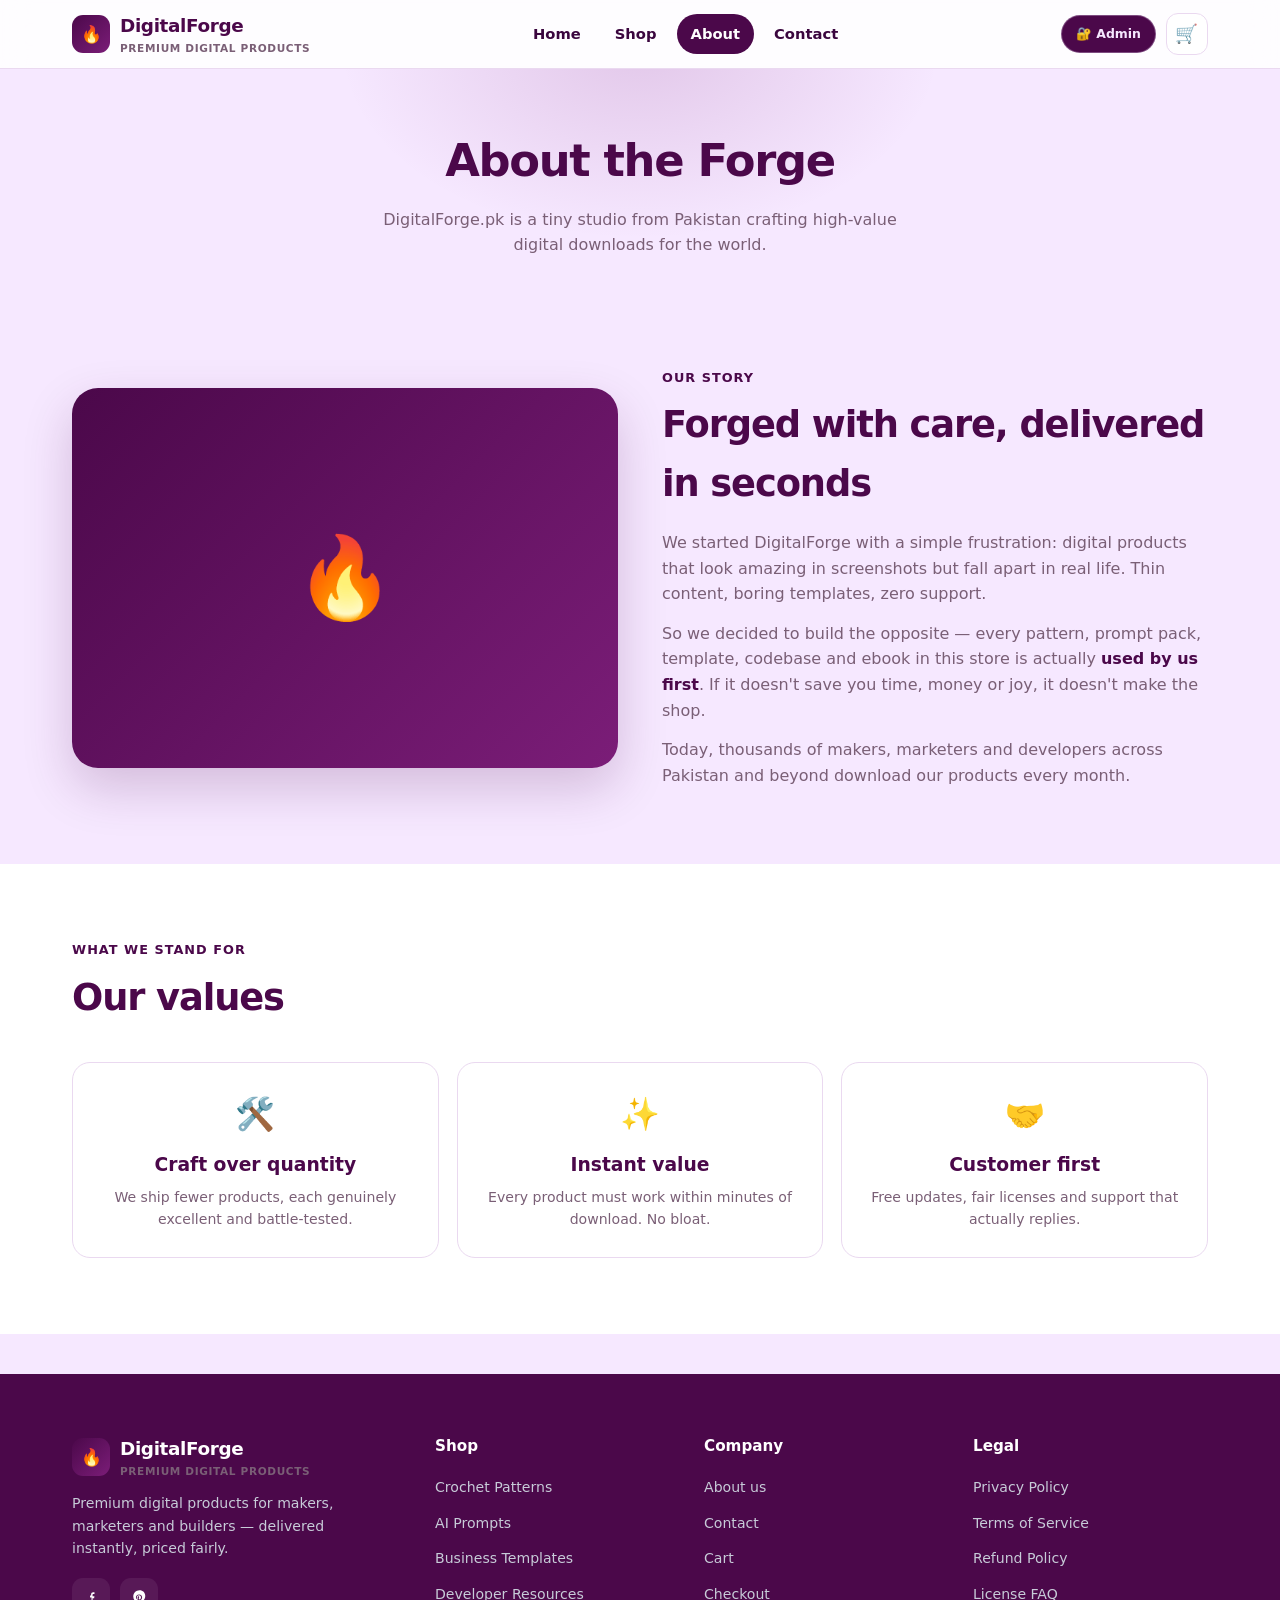
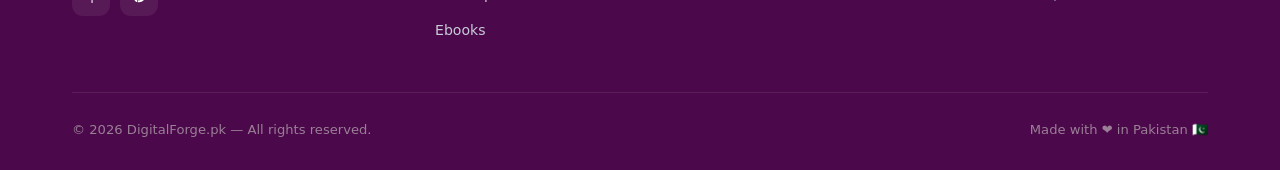
<file: about.html>
<!DOCTYPE html>
<html lang="en">
<head>
  <meta charset="UTF-8" />
  <meta name="viewport" content="width=device-width, initial-scale=1.0" />
  <title>About — DigitalForge.pk</title>
  <meta name="description" content="DigitalForge.pk creates premium digital products for creators, marketers and developers across Pakistan and beyond." />
  <link rel="stylesheet" href="css/style.css?v=9" />
  <link rel="icon" href="data:image/svg+xml,<svg xmlns='http://www.w3.org/2000/svg' viewBox='0 0 100 100'><text y='.9em' font-size='90'>🔥</text></svg>" />
</head>
<body data-page="about">

  <header class="nav">
    <div class="container nav-inner">
      <a class="brand" href="index.html">
        <span class="brand-badge">🔥</span>
        <span>DigitalForge<small>Premium Digital Products</small></span>
      </a>
      <nav class="nav-links">
        <a href="index.html">Home</a>
        <a href="shop.html">Shop</a>
        <a href="about.html" class="active">About</a>
        <a href="contact.html">Contact</a>
      </nav>
      <div class="nav-actions">
        <a class="admin-chip" href="admin.html" target="_self">🔐 Admin</a>
        <a class="icon-btn" href="cart.html" aria-label="Cart">🛒<span class="cart-count">0</span></a>
        <button class="burger" aria-label="Menu"><span></span><span></span><span></span></button>
      </div>
    </div>
  </header>

  <div class="page-hero">
    <div class="container">
      <h1>About the Forge</h1>
      <p>DigitalForge.pk is a tiny studio from Pakistan crafting high-value digital downloads for the world.</p>
    </div>
  </div>

  <section>
    <div class="container">
      <div class="about-grid">
        <div class="about-art">🔥</div>
        <div>
          <div class="section-kicker">Our story</div>
          <h2 style="font-size:clamp(1.6rem,3.4vw,2.3rem);font-weight:900;letter-spacing:-0.03em;margin-bottom:16px">Forged with care, delivered in seconds</h2>
          <p style="color:var(--muted);margin-bottom:14px">We started DigitalForge with a simple frustration: digital products that look amazing in screenshots but fall apart in real life. Thin content, boring templates, zero support.</p>
          <p style="color:var(--muted);margin-bottom:14px">So we decided to build the opposite — every pattern, prompt pack, template, codebase and ebook in this store is actually <strong style="color:var(--ink)">used by us first</strong>. If it doesn't save you time, money or joy, it doesn't make the shop.</p>
          <p style="color:var(--muted)">Today, thousands of makers, marketers and developers across Pakistan and beyond download our products every month.</p>
        </div>
      </div>
    </div>
  </section>

  <section class="alt">
    <div class="container">
      <div class="section-head">
        <div><div class="section-kicker">What we stand for</div><h2>Our values</h2></div>
      </div>
      <div class="vals">
        <div class="value reveal"><div class="ic">🛠️</div><h3>Craft over quantity</h3><p>We ship fewer products, each genuinely excellent and battle-tested.</p></div>
        <div class="value reveal"><div class="ic">✨</div><h3>Instant value</h3><p>Every product must work within minutes of download. No bloat.</p></div>
        <div class="value reveal"><div class="ic">🤝</div><h3>Customer first</h3><p>Free updates, fair licenses and support that actually replies.</p></div>
      </div>
    </div>
  </section>

  <footer class="footer">
    <div class="container">
      <div class="footer-grid">
        <div>
          <a class="brand" href="index.html"><span class="brand-badge">🔥</span><span>DigitalForge<small>Premium Digital Products</small></span></a>
          <p class="about">Premium digital products for makers, marketers and builders — delivered instantly, priced fairly.</p>
          <div class="socials"><a href="https://facebook.com" aria-label="Facebook page" title="Facebook"><svg viewBox="0 0 24 24" width="17" height="17" fill="currentColor" aria-hidden="true"><path d="M13.5 21v-6.5h2.2l.42-2.8h-2.62V9.9c0-.81.26-1.4 1.48-1.4h1.22V5.96c-.21-.03-.94-.1-1.78-.1-1.77 0-2.98 1.08-2.98 3.06v1.78H9.9v2.8h2.14V21h1.46z"/></svg></a><a href="https://pinterest.com" aria-label="Pinterest" title="Pinterest"><svg viewBox="0 0 24 24" width="17" height="17" fill="currentColor" aria-hidden="true"><path d="M12 3.2c-4.86 0-8.8 3.94-8.8 8.8 0 3.73 2.32 6.92 5.62 8.18-.08-.7-.15-1.76.03-2.52l.79-3.35s-.2-.4-.2-1c0-.94.55-1.64 1.23-1.64.58 0 .86.43.86.95 0 .58-.37 1.45-.56 2.25-.16.68.34 1.23 1 1.23 1.2 0 2.13-1.27 2.13-3.1 0-1.62-1.16-2.75-2.83-2.75-1.93 0-3.06 1.44-3.06 2.94 0 .58.23 1.2.51 1.54.06.07.06.13.05.2l-.19.76c-.03.13-.1.16-.23.1-.85-.4-1.39-1.64-1.39-2.64 0-2.15 1.56-4.12 4.5-4.12 2.36 0 4.2 1.68 4.2 3.94 0 2.35-1.48 4.24-3.53 4.24-.69 0-1.34-.36-1.56-.78l-.43 1.62c-.16.6-.58 1.35-.86 1.8.65.2 1.33.31 2.05.31 4.86 0 8.8-3.94 8.8-8.8S16.86 3.2 12 3.2z"/></svg></a></div>
        </div>
        <div>
          <h4>Shop</h4>
          <ul>
            <li><a href="shop.html?cat=crochet">Crochet Patterns</a></li>
            <li><a href="shop.html?cat=ai-prompts">AI Prompts</a></li>
            <li><a href="shop.html?cat=business-templates">Business Templates</a></li>
            <li><a href="shop.html?cat=developer-resources">Developer Resources</a></li>
            <li><a href="shop.html?cat=ebooks">Ebooks</a></li>
          </ul>
        </div>
        <div>
          <h4>Company</h4>
          <ul>
            <li><a href="about.html">About us</a></li>
            <li><a href="contact.html">Contact</a></li>
            <li><a href="cart.html">Cart</a></li>
            <li><a href="checkout.html">Checkout</a></li>
          </ul>
        </div>
        <div>
          <h4>Legal</h4>
          <ul>
            <li><a href="#">Privacy Policy</a></li>
            <li><a href="#">Terms of Service</a></li>
            <li><a href="#">Refund Policy</a></li>
            <li><a href="#">License FAQ</a></li>
          </ul>
        </div>
      </div>
      <div class="footer-bottom">
        <span>© <span id="year">2026</span> DigitalForge.pk — All rights reserved.</span>
        <span>Made with ❤️ in Pakistan 🇵🇰</span>
      </div>
    </div>
  </footer>

  <script src="js/data.js?v=9"></script>
  <script src="js/main.js?v=9"></script>
</body>
</html>
</file>
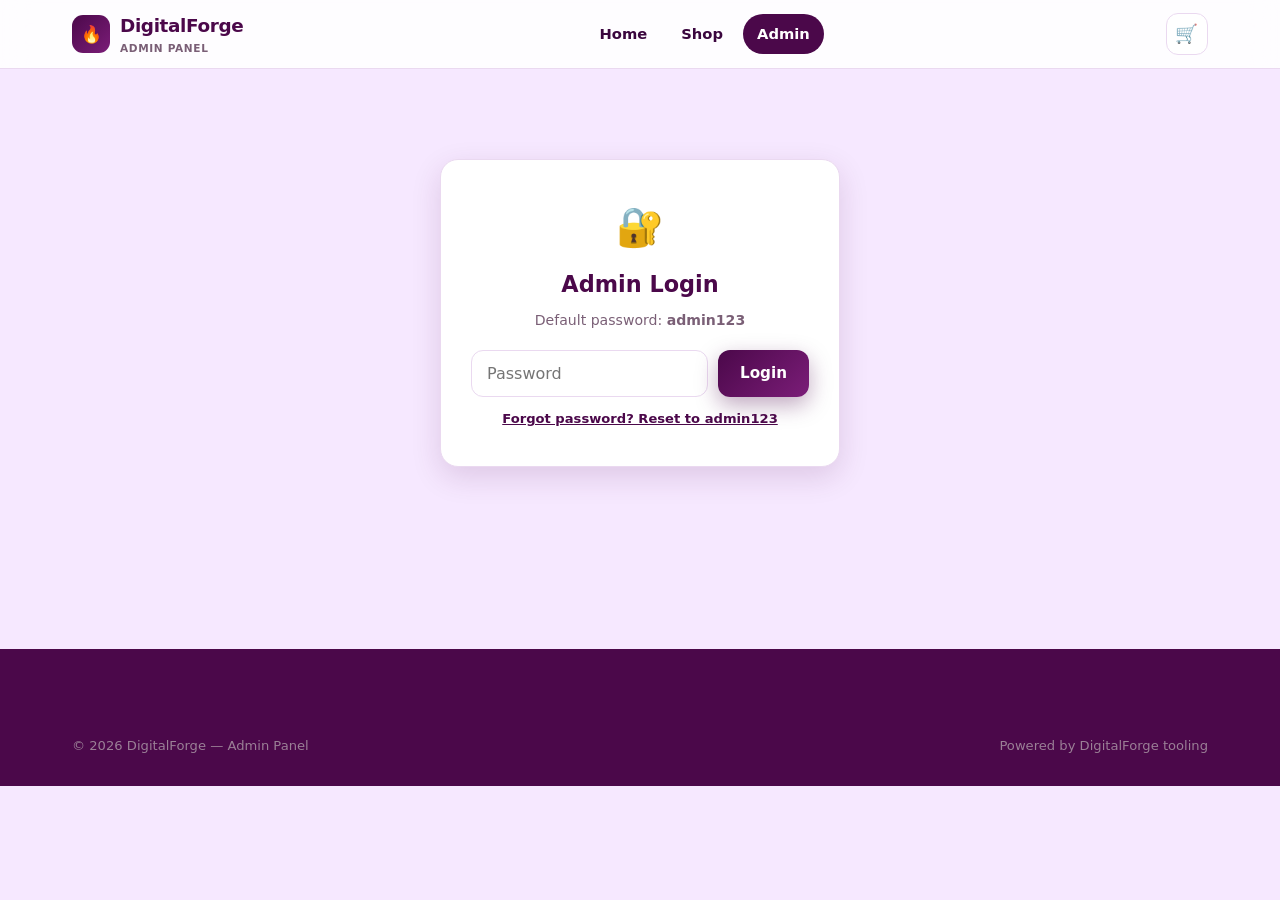
<file: admin.html>
<!DOCTYPE html>
<html lang="en">
<head>
  <meta charset="UTF-8" />
  <meta name="viewport" content="width=device-width, initial-scale=1.0" />
  <title>Admin Panel — DigitalForge</title>
  <link rel="stylesheet" href="css/style.css?v=9" />
  <link rel="icon" href="data:image/svg+xml,<svg xmlns='http://www.w3.org/2000/svg' viewBox='0 0 100 100'><text y='.9em' font-size='90'>🔐</text></svg>" />
</head>
<body data-page="admin">

  <header class="nav">
    <div class="container nav-inner">
      <a class="brand" href="index.html">
        <span class="brand-badge">🔥</span>
        <span>DigitalForge<small>Admin Panel</small></span>
      </a>
      <nav class="nav-links">
        <a href="index.html">Home</a>
        <a href="shop.html">Shop</a>
        <a href="admin.html" class="active">Admin</a>
      </nav>
      <div class="nav-actions">
        <a class="icon-btn" href="shop.html" aria-label="Shop">🛒</a>
      </div>
    </div>
  </header>

  <!-- Login gate -->
  <div class="gate" id="gate">
    <div class="ic">🔐</div>
    <h1>Admin Login</h1>
    <p>Default password: <strong>admin123</strong></p>
    <form id="gate-form" style="display:flex;gap:10px">
      <input id="gate-pass" type="password" placeholder="Password" style="border:1.5px solid var(--line);border-radius:12px;padding:13px 15px;flex:1;outline:none" />
      <button class="btn-primary" type="submit">Login</button>
    </form>
    <button type="button" id="reset-pass" style="margin-top:14px;background:none;border:none;color:var(--brand);font-size:0.82rem;font-weight:700;cursor:pointer;text-decoration:underline">Forgot password? Reset to admin123</button>
  </div>

  <!-- Panel -->
  <section class="admin-sect">
    <div class="container">
      <div id="panel" style="display:none">
        <div class="adm-top">
          <div>
            <h1>Admin Panel</h1>
            <p class="adm-sub">Products are grouped by category — every change shows up on the shop instantly.</p>
          </div>
          <div class="adm-actions">
            <span class="badge-gen">✓ Logged in</span>
            <button class="btn-ghost" id="logout">Logout</button>
          </div>
        </div>

      <div class="adm">
        <form class="panel" id="product-form">
          <h3 style="font-weight:900;margin-bottom:16px">
            <span id="form-title">➕ Add new product</span>
          </h3>

          <div class="field"><label for="f-title">Product name *</label><input id="f-title" type="text" placeholder="e.g. Granny Square Cardigan" required /></div>

          <div class="adm-inline">
            <div class="field"><label for="f-cat">Category *</label>
              <select id="f-cat" required></select>
            </div>
            <div class="field"><label for="f-icon">Icon (emoji)</label><input id="f-icon" type="text" placeholder="🧶" value="📦" /></div>
          </div>

          <div class="adm-inline">
            <div class="field">
              <label for="f-price">Real price ($) *</label>
              <input id="f-price" type="number" step="0.01" min="0" placeholder="9.99" required />
              <small style="color:var(--muted)">0 = Free product</small>
            </div>
            <div class="field">
              <label for="f-old">Old price — line lag jayegi ($)</label>
              <input id="f-old" type="number" step="0.01" min="0" placeholder="14.99" />
              <small style="color:var(--muted)">Shown smaller with a line through it</small>
            </div>
          </div>

          <div class="adm-inline">
            <div class="field"><label for="f-badge">Badge (optional)</label><input id="f-badge" type="text" placeholder="Bestseller / FREE / New" /></div>
            <div class="field"><label for="f-grad">Card color</label>
              <select id="f-grad">
                <option>linear-gradient(135deg,#4B084A,#7B1D78)</option>
                <option>linear-gradient(135deg,#F6E8FF,#E3C7F0)</option>
                <option>linear-gradient(135deg,#5B0B52,#8B2E86)</option>
                <option>linear-gradient(135deg,#4B084A,#7B1D78)</option>
                <option>linear-gradient(135deg,#F6E8FF,#D8B4E0)</option>
                <option>linear-gradient(135deg,#7B1D78,#A5559E)</option>
                <option>linear-gradient(135deg,#F6E8FF,#E3C7F0)</option>
                <option>linear-gradient(135deg,#7B1D78,#A5559E)</option>
                <option>linear-gradient(135deg,#4B084A,#7B1D78)</option>
                <option>linear-gradient(135deg,#7B1D78,#A5559E)</option>
                <option>linear-gradient(135deg,#4B084A,#7B1D78)</option>
                <option>linear-gradient(135deg,#2E042E,#3A063E)</option>
              </select>
            </div>
          </div>

          <div class="field">
            <label>Product images — max <strong>5</strong> (paste URLs or upload from device)</label>
            <div class="upload-row">
              <input type="file" id="u-img" accept="image/*" multiple />
              <label class="upload-btn" for="u-img">⬆️ Upload from device</label>
              <span class="upload-tip">Fills the first empty slot — images are compressed automatically</span>
            </div>
            <div class="imgs-box">
              <input id="f-img-1" type="url" class="f-img" placeholder="Image URL 1 (https://...)" />
              <input id="f-img-2" type="url" class="f-img" placeholder="Image URL 2 (optional)" />
              <input id="f-img-3" type="url" class="f-img" placeholder="Image URL 3 (optional)" />
              <input id="f-img-4" type="url" class="f-img" placeholder="Image URL 4 (optional)" />
              <input id="f-img-5" type="url" class="f-img" placeholder="Image URL 5 (optional)" />
            </div>
            <div class="media-hint">📷 Max 5 images · the first image shows on cards, the rest in the product page gallery.</div>
          </div>

          <div class="field">
            <label for="f-video">Video URL — max <strong>1</strong> (YouTube link, .mp4 or device upload)</label>
            <input id="f-video" type="url" placeholder="https://youtube.com/watch?v=... or file.mp4 / mp4 data upload" />
            <div class="upload-row">
              <input type="file" id="u-video" accept="video/*" />
              <label class="upload-btn" for="u-video">⬆️ Upload video</label>
              <span class="upload-tip">Small files only (under 2 MB) — bigger videos need a YouTube or hosted .mp4 link</span>
            </div>
            <div class="media-hint">🎬 Only 1 video — shown alongside the gallery on the product page.</div>
          </div>

          <div class="field">
            <label for="f-links">Download links — one per line (each line: <strong>Label|URL</strong>)</label>
            <textarea id="f-links" rows="4" placeholder="Canva template|https://canva.com/link&#10;Pattern file|https://...&#10;GitHub|https://github.com/..."></textarea>
            <div class="media-hint">📄 These links become the client's PDF file after payment.</div>
          </div>

          <div class="field">
            <label for="f-pdf">Custom PDF file URL or upload (optional — a pre-made file downloads instead of the generated one)</label>
            <input id="f-pdf" type="url" placeholder="https://example.com/product-delivery.pdf" />
            <div class="upload-row">
              <input type="file" id="u-pdf" accept="application/pdf,.pdf" />
              <label class="upload-btn" for="u-pdf">⬆️ Upload PDF</label>
              <span class="upload-tip">Under 3 MB recommended — bigger PDFs are better on Google Drive / a link</span>
            </div>
            <div class="media-hint">Leave empty to auto-generate the PDF from the links above.</div>
          </div>

          <div class="field"><label for="f-tagline">Tagline</label><input id="f-tagline" type="text" placeholder="Short one-line summary of the product" /></div>
          <div class="field"><label for="f-desc">Description</label><textarea id="f-desc" rows="3" placeholder="Write about your product..."></textarea></div>
          <div class="field"><label for="f-feats">What's inside (one point per line)</label><textarea id="f-feats" rows="4" placeholder="Point 1&#10;Point 2&#10;Point 3"></textarea></div>

          <div class="adm-inline">
            <div class="field"><label for="f-format">Format / delivery</label><input id="f-format" type="text" placeholder="PDF • Instant Download" /></div>
            <div class="field"><label for="f-rating">Rating (1–5)</label><input id="f-rating" type="number" step="0.1" min="1" max="5" value="4.8" /></div>
          </div>

          <input type="hidden" id="f-id" />
          <div style="display:flex;gap:10px;flex-wrap:wrap;margin-top:6px">
            <button type="submit" class="btn-primary">Save product</button>
            <button type="button" class="btn-ghost" id="form-cancel" style="display:none">Cancel edit</button>
          </div>
        </form>

        <div class="adm-list">
          <div class="adm-list-head">
            <div class="adm-list-title">
              <h2>Products</h2>
              <span class="prod-count" id="prod-count">0</span>
            </div>
            <div class="adm-pick">
              <select id="prod-pick" class="adm-search" style="max-width:340px">
                <option value="">— Select a product to edit —</option>
              </select>
              <input id="adm-search" class="adm-search" type="search" placeholder="Search products…" />
            </div>
          </div>
          <div class="chips" id="adm-cats"></div>
          <p class="hint">The ✕ hides a product from the shop — restore it anytime.</p>

          <div class="tbl-wrap" style="overflow-x:auto">
            <table class="tbl">
              <thead>
                <tr><th></th><th>Product</th><th>Price</th><th>Status</th><th style="text-align:right">Actions</th></tr>
              </thead>
              <tbody id="admin-tbody"></tbody>
            </table>
          </div>

          <div class="field pass-block"><label for="f-pass">Change admin password</label>
            <div style="display:flex;gap:10px">
              <input id="f-pass" type="text" style="border:1.5px solid var(--line);border-radius:12px;padding:12px 15px;flex:1;outline:none" placeholder="new password" />
              <button class="btn-dark" id="save-pass">Save</button>
            </div>
          </div>
        </div>
      </div>
    </div>
  </section>

  <footer class="footer">
    <div class="container">
      <div class="footer-bottom" style="border-top:none">
        <span>© <span id="year">2026</span> DigitalForge — Admin Panel</span>
        <span>Powered by DigitalForge tooling</span>
      </div>
    </div>
  </footer>

  <script src="js/data.js?v=9"></script>
  <script src="js/main.js?v=9"></script>
  <script src="js/admin.js?v=9"></script>
</body>
</html>
</file>
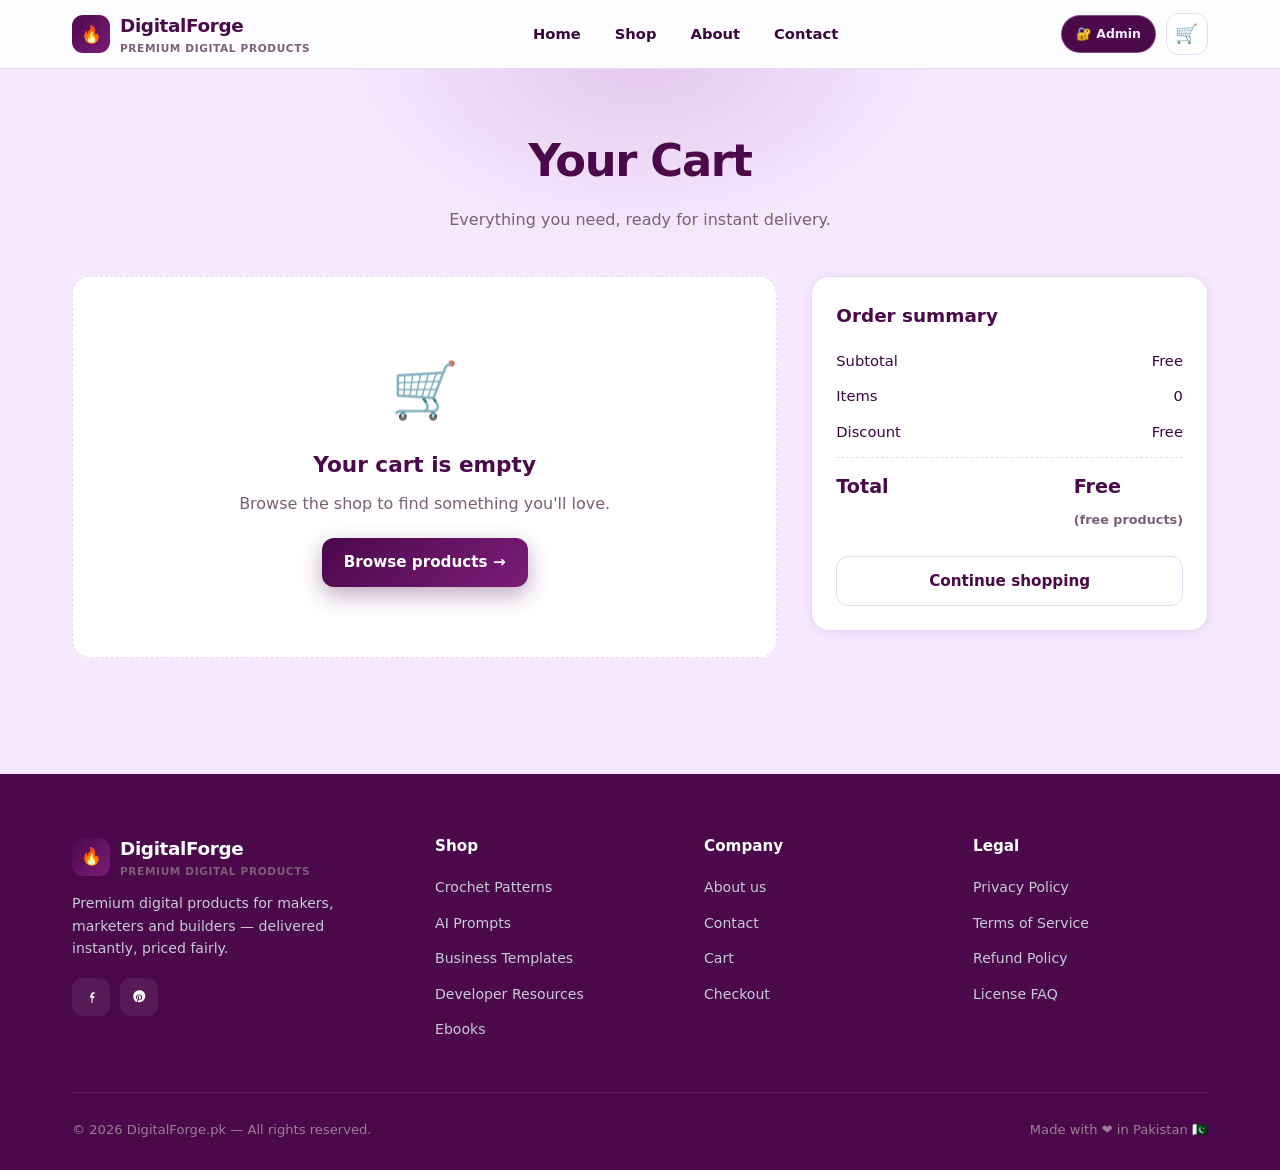
<file: cart.html>
<!DOCTYPE html>
<html lang="en">
<head>
  <meta charset="UTF-8" />
  <meta name="viewport" content="width=device-width, initial-scale=1.0" />
  <title>Cart — DigitalForge.pk</title>
  <link rel="stylesheet" href="css/style.css?v=9" />
  <link rel="icon" href="data:image/svg+xml,<svg xmlns='http://www.w3.org/2000/svg' viewBox='0 0 100 100'><text y='.9em' font-size='90'>🔥</text></svg>" />
</head>
<body data-page="cart">

  <header class="nav">
    <div class="container nav-inner">
      <a class="brand" href="index.html">
        <span class="brand-badge">🔥</span>
        <span>DigitalForge<small>Premium Digital Products</small></span>
      </a>
      <nav class="nav-links">
        <a href="index.html">Home</a>
        <a href="shop.html">Shop</a>
        <a href="about.html">About</a>
        <a href="contact.html">Contact</a>
      </nav>
      <div class="nav-actions">
        <a class="admin-chip" href="admin.html" target="_self">🔐 Admin</a>
        <a class="icon-btn" href="cart.html" aria-label="Cart">🛒<span class="cart-count">0</span></a>
        <button class="burger" aria-label="Menu"><span></span><span></span><span></span></button>
      </div>
    </div>
  </header>

  <div class="page-hero">
    <div class="container">
      <h1>Your Cart</h1>
      <p>Everything you need, ready for instant delivery.</p>
    </div>
  </div>

  <section style="padding-top:10px">
    <div class="container">
      <div class="cart-layout">
        <div>
          <div id="cart-empty" style="display:none">
            <div class="empty"><div class="big">🛒</div><h3>Your cart is empty</h3><p>Browse the shop to find something you'll love.</p><a href="shop.html" class="btn-primary">Browse products →</a></div>
          </div>
          <div class="cart-items" id="cart-items"></div>
        </div>
        <div id="cart-summary" class="summary"></div>
      </div>
    </div>
  </section>

  <footer class="footer">
    <div class="container">
      <div class="footer-grid">
        <div>
          <a class="brand" href="index.html"><span class="brand-badge">🔥</span><span>DigitalForge<small>Premium Digital Products</small></span></a>
          <p class="about">Premium digital products for makers, marketers and builders — delivered instantly, priced fairly.</p>
          <div class="socials"><a href="https://facebook.com" aria-label="Facebook page" title="Facebook"><svg viewBox="0 0 24 24" width="17" height="17" fill="currentColor" aria-hidden="true"><path d="M13.5 21v-6.5h2.2l.42-2.8h-2.62V9.9c0-.81.26-1.4 1.48-1.4h1.22V5.96c-.21-.03-.94-.1-1.78-.1-1.77 0-2.98 1.08-2.98 3.06v1.78H9.9v2.8h2.14V21h1.46z"/></svg></a><a href="https://pinterest.com" aria-label="Pinterest" title="Pinterest"><svg viewBox="0 0 24 24" width="17" height="17" fill="currentColor" aria-hidden="true"><path d="M12 3.2c-4.86 0-8.8 3.94-8.8 8.8 0 3.73 2.32 6.92 5.62 8.18-.08-.7-.15-1.76.03-2.52l.79-3.35s-.2-.4-.2-1c0-.94.55-1.64 1.23-1.64.58 0 .86.43.86.95 0 .58-.37 1.45-.56 2.25-.16.68.34 1.23 1 1.23 1.2 0 2.13-1.27 2.13-3.1 0-1.62-1.16-2.75-2.83-2.75-1.93 0-3.06 1.44-3.06 2.94 0 .58.23 1.2.51 1.54.06.07.06.13.05.2l-.19.76c-.03.13-.1.16-.23.1-.85-.4-1.39-1.64-1.39-2.64 0-2.15 1.56-4.12 4.5-4.12 2.36 0 4.2 1.68 4.2 3.94 0 2.35-1.48 4.24-3.53 4.24-.69 0-1.34-.36-1.56-.78l-.43 1.62c-.16.6-.58 1.35-.86 1.8.65.2 1.33.31 2.05.31 4.86 0 8.8-3.94 8.8-8.8S16.86 3.2 12 3.2z"/></svg></a></div>
        </div>
        <div>
          <h4>Shop</h4>
          <ul>
            <li><a href="shop.html?cat=crochet">Crochet Patterns</a></li>
            <li><a href="shop.html?cat=ai-prompts">AI Prompts</a></li>
            <li><a href="shop.html?cat=business-templates">Business Templates</a></li>
            <li><a href="shop.html?cat=developer-resources">Developer Resources</a></li>
            <li><a href="shop.html?cat=ebooks">Ebooks</a></li>
          </ul>
        </div>
        <div>
          <h4>Company</h4>
          <ul>
            <li><a href="about.html">About us</a></li>
            <li><a href="contact.html">Contact</a></li>
            <li><a href="cart.html">Cart</a></li>
            <li><a href="checkout.html">Checkout</a></li>
          </ul>
        </div>
        <div>
          <h4>Legal</h4>
          <ul>
            <li><a href="#">Privacy Policy</a></li>
            <li><a href="#">Terms of Service</a></li>
            <li><a href="#">Refund Policy</a></li>
            <li><a href="#">License FAQ</a></li>
          </ul>
        </div>
      </div>
      <div class="footer-bottom">
        <span>© <span id="year">2026</span> DigitalForge.pk — All rights reserved.</span>
        <span>Made with ❤️ in Pakistan 🇵🇰</span>
      </div>
    </div>
  </footer>

  <script src="js/data.js?v=9"></script>
  <script src="js/main.js?v=9"></script>
</body>
</html>
</file>
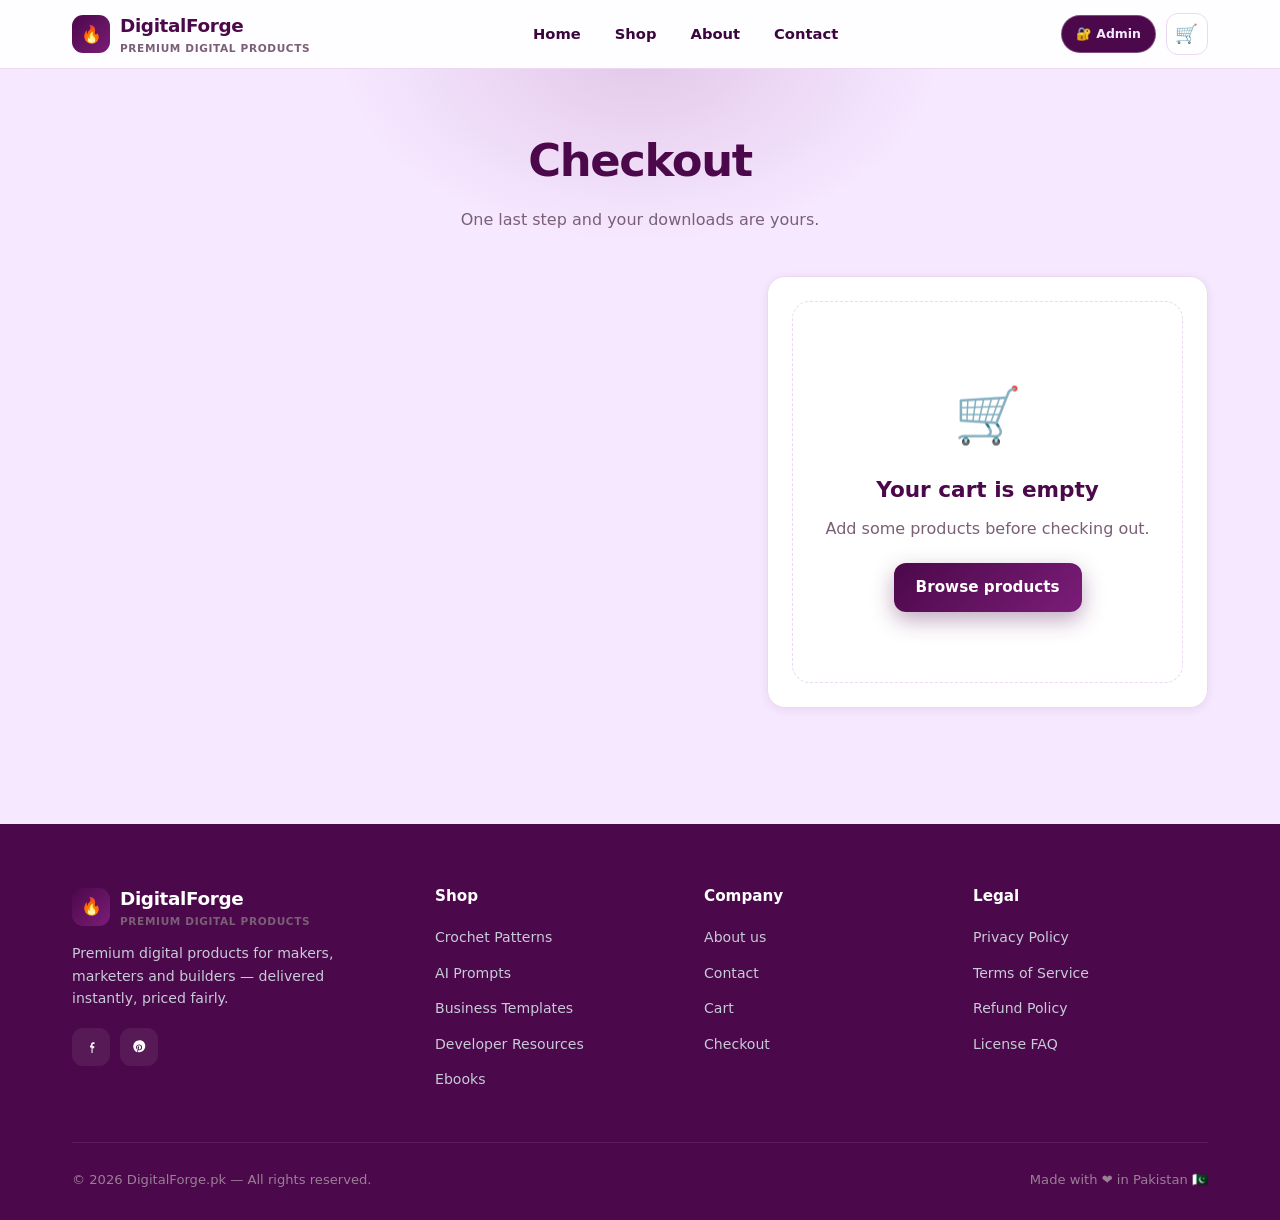
<file: checkout.html>
<!DOCTYPE html>
<html lang="en">
<head>
  <meta charset="UTF-8" />
  <meta name="viewport" content="width=device-width, initial-scale=1.0" />
  <title>Checkout — DigitalForge.pk</title>
  <link rel="stylesheet" href="css/style.css?v=9" />
  <link rel="icon" href="data:image/svg+xml,<svg xmlns='http://www.w3.org/2000/svg' viewBox='0 0 100 100'><text y='.9em' font-size='90'>🔥</text></svg>" />
</head>
<body data-page="checkout">

  <header class="nav">
    <div class="container nav-inner">
      <a class="brand" href="index.html">
        <span class="brand-badge">🔥</span>
        <span>DigitalForge<small>Premium Digital Products</small></span>
      </a>
      <nav class="nav-links">
        <a href="index.html">Home</a>
        <a href="shop.html">Shop</a>
        <a href="about.html">About</a>
        <a href="contact.html">Contact</a>
      </nav>
      <div class="nav-actions">
        <a class="admin-chip" href="admin.html" target="_self">🔐 Admin</a>
        <a class="icon-btn" href="cart.html" aria-label="Cart">🛒<span class="cart-count">0</span></a>
        <button class="burger" aria-label="Menu"><span></span><span></span><span></span></button>
      </div>
    </div>
  </header>

  <div class="page-hero">
    <div class="container">
      <h1>Checkout</h1>
      <p>One last step and your downloads are yours.</p>
    </div>
  </div>

  <section style="padding-top:10px">
    <div class="container">
      <div class="checkout-grid">
        <div>
          <form id="checkout-form" class="panel" novalidate>
            <h3><span class="n">1</span> Contact details</h3>
            <div class="field"><label for="name">Full name</label><input id="name" name="name" type="text" placeholder="e.g. Ali Hassan" required /></div>
            <div class="field"><label for="email">Email address <span style="color:var(--coral)">*</span></label><input id="email" name="email" type="email" placeholder="you@example.com" required /></div>
            <div class="field"><label for="country">Country</label><input id="country" type="text" value="Pakistan" /></div>

            <h3 style="margin-top:10px"><span class="n">2</span> Payment method</h3>
            <div class="pay-opt selected" data-method="Debit / Credit Card">
              <span class="rad"></span>
              <span>💳 Debit / Credit Card</span>
            </div>
            <div class="pay-opt" data-method="JazzCash / EasyPaisa">
              <span class="rad"></span>
              <span>📱 JazzCash / EasyPaisa</span>
            </div>
            <div class="pay-opt" data-method="PayPal">
              <span class="rad"></span>
              <span>🅿️ PayPal</span>
            </div>

            <h3 style="margin-top:10px"><span class="n">3</span> Card details</h3>
            <div class="field"><label for="card">Card number</label><input id="card" type="text" inputmode="numeric" placeholder="4242 4242 4242 4242" /></div>
            <div class="field row2">
              <div><label for="exp">Expiry</label><input id="exp" type="text" placeholder="MM/YY" /></div>
              <div><label for="cvv">CVV</label><input id="cvv" type="password" placeholder="•••" maxlength="4" /></div>
            </div>
          </form>
        </div>
        <div id="checkout-summary" class="summary"></div>
      </div>
    </div>
  </section>

  <footer class="footer">
    <div class="container">
      <div class="footer-grid">
        <div>
          <a class="brand" href="index.html"><span class="brand-badge">🔥</span><span>DigitalForge<small>Premium Digital Products</small></span></a>
          <p class="about">Premium digital products for makers, marketers and builders — delivered instantly, priced fairly.</p>
          <div class="socials"><a href="https://facebook.com" aria-label="Facebook page" title="Facebook"><svg viewBox="0 0 24 24" width="17" height="17" fill="currentColor" aria-hidden="true"><path d="M13.5 21v-6.5h2.2l.42-2.8h-2.62V9.9c0-.81.26-1.4 1.48-1.4h1.22V5.96c-.21-.03-.94-.1-1.78-.1-1.77 0-2.98 1.08-2.98 3.06v1.78H9.9v2.8h2.14V21h1.46z"/></svg></a><a href="https://pinterest.com" aria-label="Pinterest" title="Pinterest"><svg viewBox="0 0 24 24" width="17" height="17" fill="currentColor" aria-hidden="true"><path d="M12 3.2c-4.86 0-8.8 3.94-8.8 8.8 0 3.73 2.32 6.92 5.62 8.18-.08-.7-.15-1.76.03-2.52l.79-3.35s-.2-.4-.2-1c0-.94.55-1.64 1.23-1.64.58 0 .86.43.86.95 0 .58-.37 1.45-.56 2.25-.16.68.34 1.23 1 1.23 1.2 0 2.13-1.27 2.13-3.1 0-1.62-1.16-2.75-2.83-2.75-1.93 0-3.06 1.44-3.06 2.94 0 .58.23 1.2.51 1.54.06.07.06.13.05.2l-.19.76c-.03.13-.1.16-.23.1-.85-.4-1.39-1.64-1.39-2.64 0-2.15 1.56-4.12 4.5-4.12 2.36 0 4.2 1.68 4.2 3.94 0 2.35-1.48 4.24-3.53 4.24-.69 0-1.34-.36-1.56-.78l-.43 1.62c-.16.6-.58 1.35-.86 1.8.65.2 1.33.31 2.05.31 4.86 0 8.8-3.94 8.8-8.8S16.86 3.2 12 3.2z"/></svg></a></div>
        </div>
        <div>
          <h4>Shop</h4>
          <ul>
            <li><a href="shop.html?cat=crochet">Crochet Patterns</a></li>
            <li><a href="shop.html?cat=ai-prompts">AI Prompts</a></li>
            <li><a href="shop.html?cat=business-templates">Business Templates</a></li>
            <li><a href="shop.html?cat=developer-resources">Developer Resources</a></li>
            <li><a href="shop.html?cat=ebooks">Ebooks</a></li>
          </ul>
        </div>
        <div>
          <h4>Company</h4>
          <ul>
            <li><a href="about.html">About us</a></li>
            <li><a href="contact.html">Contact</a></li>
            <li><a href="cart.html">Cart</a></li>
            <li><a href="checkout.html">Checkout</a></li>
          </ul>
        </div>
        <div>
          <h4>Legal</h4>
          <ul>
            <li><a href="#">Privacy Policy</a></li>
            <li><a href="#">Terms of Service</a></li>
            <li><a href="#">Refund Policy</a></li>
            <li><a href="#">License FAQ</a></li>
          </ul>
        </div>
      </div>
      <div class="footer-bottom">
        <span>© <span id="year">2026</span> DigitalForge.pk — All rights reserved.</span>
        <span>Made with ❤️ in Pakistan 🇵🇰</span>
      </div>
    </div>
  </footer>

  <script src="js/data.js?v=9"></script>
  <script src="js/main.js?v=9"></script>
</body>
</html>
</file>
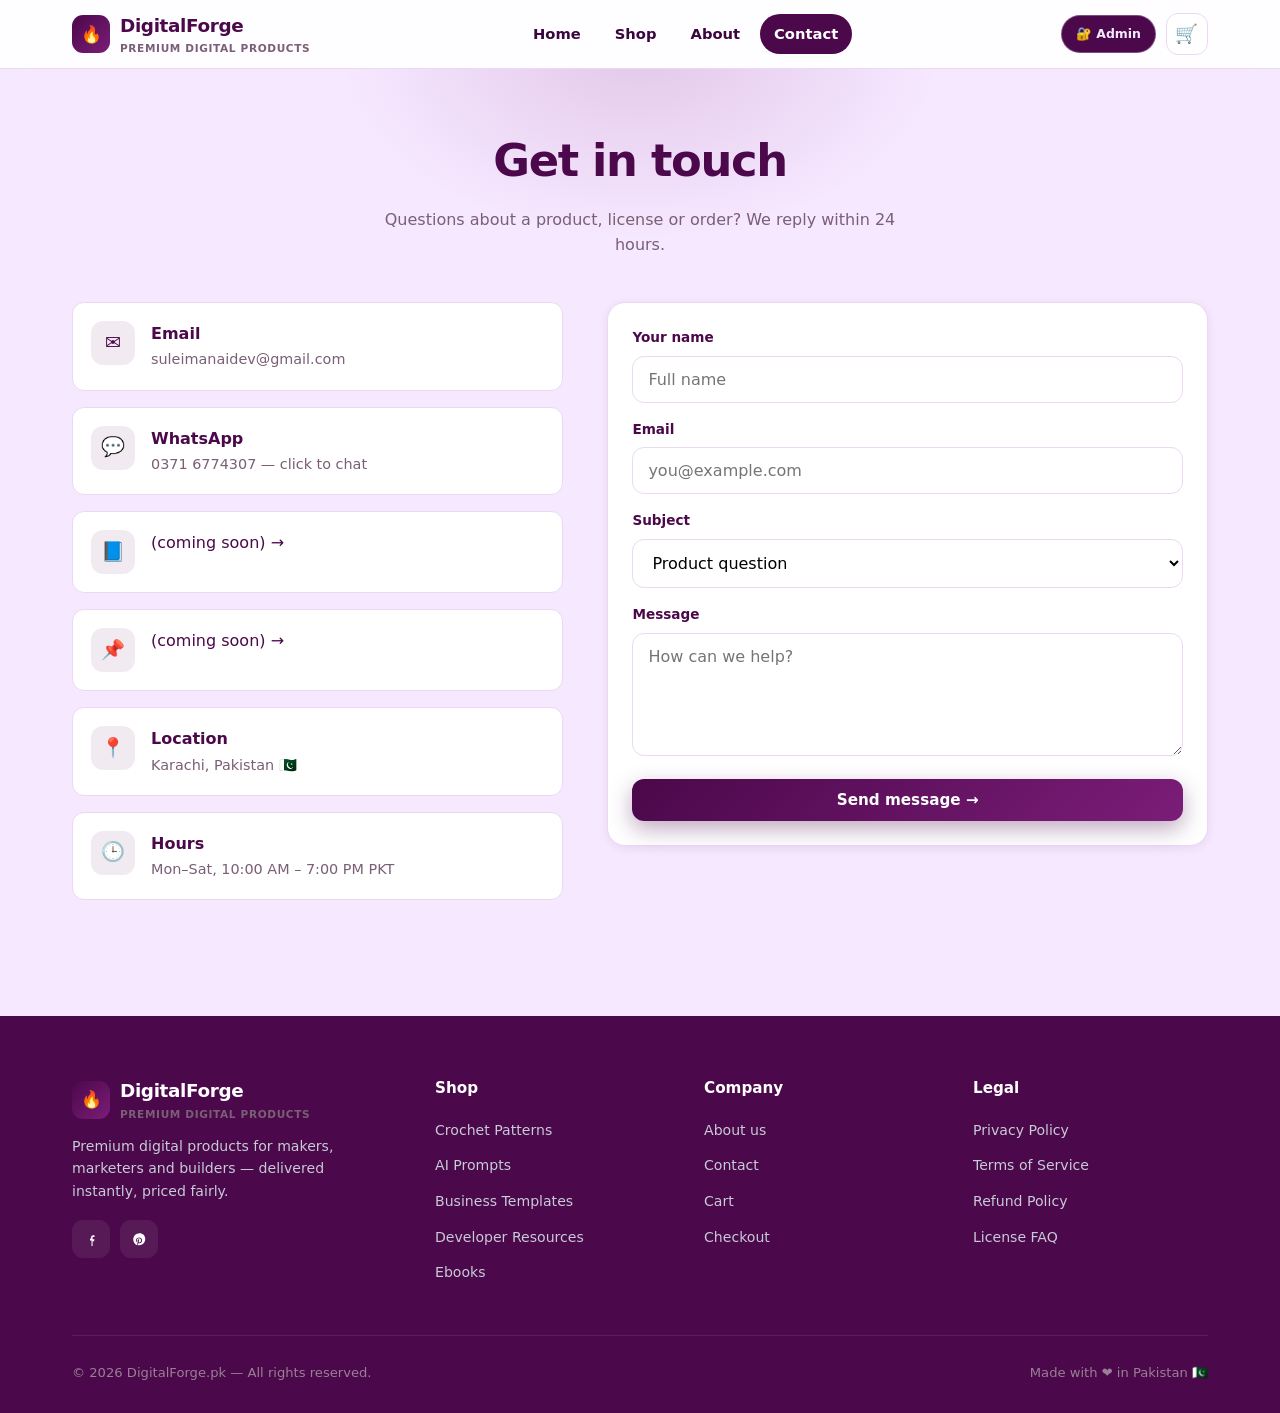
<file: contact.html>
<!DOCTYPE html>
<html lang="en">
<head>
  <meta charset="UTF-8" />
  <meta name="viewport" content="width=device-width, initial-scale=1.0" />
  <title>Contact — DigitalForge.pk</title>
  <meta name="description" content="Get in touch with DigitalForge.pk — support, partnerships and product questions answered within 24 hours." />
  <link rel="stylesheet" href="css/style.css?v=9" />
  <link rel="icon" href="data:image/svg+xml,<svg xmlns='http://www.w3.org/2000/svg' viewBox='0 0 100 100'><text y='.9em' font-size='90'>🔥</text></svg>" />
</head>
<body data-page="contact">

  <header class="nav">
    <div class="container nav-inner">
      <a class="brand" href="index.html">
        <span class="brand-badge">🔥</span>
        <span>DigitalForge<small>Premium Digital Products</small></span>
      </a>
      <nav class="nav-links">
        <a href="index.html">Home</a>
        <a href="shop.html">Shop</a>
        <a href="about.html">About</a>
        <a href="contact.html" class="active">Contact</a>
      </nav>
      <div class="nav-actions">
        <a class="admin-chip" href="admin.html" target="_self">🔐 Admin</a>
        <a class="icon-btn" href="cart.html" aria-label="Cart">🛒<span class="cart-count">0</span></a>
        <button class="burger" aria-label="Menu"><span></span><span></span><span></span></button>
      </div>
    </div>
  </header>

  <div class="page-hero">
    <div class="container">
      <h1>Get in touch</h1>
      <p>Questions about a product, license or order? We reply within 24 hours.</p>
    </div>
  </div>

  <section style="padding-top:10px">
    <div class="container">
      <div class="contact-grid">
        <div class="contact-info">
          <div class="ci-row"><span class="ic">✉️</span><div><strong>Email</strong><p><a href="mailto:suleimanaidev@gmail.com">suleimanaidev@gmail.com</a></p></div></div>
          <div class="ci-row"><span class="ic">💬</span><div><strong>WhatsApp</strong><p><a href="https://wa.me/923716774307?text=Hi%20DigitalForge%20%F0%9F%94%A5" target="_blank" rel="noopener">0371 6774307 — click to chat</a></p></div></div>
          <div class="ci-row"><span class="ic">📘</span><div><a href="https://facebook.com" target="_blank" rel="noopener" aria-label="Facebook page (coming soon)">(coming soon) →</a></div></div>
          <div class="ci-row"><span class="ic">📌</span><div><a href="https://pinterest.com" target="_blank" rel="noopener" aria-label="Pinterest (coming soon)">(coming soon) →</a></div></div>
          <div class="ci-row"><span class="ic">📍</span><div><strong>Location</strong><p>Karachi, Pakistan 🇵🇰</p></div></div>
          <div class="ci-row"><span class="ic">🕒</span><div><strong>Hours</strong><p>Mon–Sat, 10:00 AM – 7:00 PM PKT</p></div></div>
        </div>

        <form class="panel" id="contact-form">
          <div class="field"><label for="cname">Your name</label><input id="cname" type="text" placeholder="Full name" required /></div>
          <div class="field"><label for="cemail">Email</label><input id="cemail" type="email" placeholder="you@example.com" required /></div>
          <div class="field"><label for="csubject">Subject</label><select id="csubject"><option>Product question</option><option>Order / download help</option><option>License question</option><option>Partnership</option><option>Something else</option></select></div>
          <div class="field"><label for="cmsg">Message</label><textarea id="cmsg" rows="5" placeholder="How can we help?"></textarea></div>
          <button type="submit" class="btn-primary btn-block">Send message →</button>
        </form>
      </div>
    </div>
  </section>

  <footer class="footer">
    <div class="container">
      <div class="footer-grid">
        <div>
          <a class="brand" href="index.html"><span class="brand-badge">🔥</span><span>DigitalForge<small>Premium Digital Products</small></span></a>
          <p class="about">Premium digital products for makers, marketers and builders — delivered instantly, priced fairly.</p>
          <div class="socials"><a href="https://facebook.com" aria-label="Facebook page" title="Facebook"><svg viewBox="0 0 24 24" width="17" height="17" fill="currentColor" aria-hidden="true"><path d="M13.5 21v-6.5h2.2l.42-2.8h-2.62V9.9c0-.81.26-1.4 1.48-1.4h1.22V5.96c-.21-.03-.94-.1-1.78-.1-1.77 0-2.98 1.08-2.98 3.06v1.78H9.9v2.8h2.14V21h1.46z"/></svg></a><a href="https://pinterest.com" aria-label="Pinterest" title="Pinterest"><svg viewBox="0 0 24 24" width="17" height="17" fill="currentColor" aria-hidden="true"><path d="M12 3.2c-4.86 0-8.8 3.94-8.8 8.8 0 3.73 2.32 6.92 5.62 8.18-.08-.7-.15-1.76.03-2.52l.79-3.35s-.2-.4-.2-1c0-.94.55-1.64 1.23-1.64.58 0 .86.43.86.95 0 .58-.37 1.45-.56 2.25-.16.68.34 1.23 1 1.23 1.2 0 2.13-1.27 2.13-3.1 0-1.62-1.16-2.75-2.83-2.75-1.93 0-3.06 1.44-3.06 2.94 0 .58.23 1.2.51 1.54.06.07.06.13.05.2l-.19.76c-.03.13-.1.16-.23.1-.85-.4-1.39-1.64-1.39-2.64 0-2.15 1.56-4.12 4.5-4.12 2.36 0 4.2 1.68 4.2 3.94 0 2.35-1.48 4.24-3.53 4.24-.69 0-1.34-.36-1.56-.78l-.43 1.62c-.16.6-.58 1.35-.86 1.8.65.2 1.33.31 2.05.31 4.86 0 8.8-3.94 8.8-8.8S16.86 3.2 12 3.2z"/></svg></a></div>
        </div>
        <div>
          <h4>Shop</h4>
          <ul>
            <li><a href="shop.html?cat=crochet">Crochet Patterns</a></li>
            <li><a href="shop.html?cat=ai-prompts">AI Prompts</a></li>
            <li><a href="shop.html?cat=business-templates">Business Templates</a></li>
            <li><a href="shop.html?cat=developer-resources">Developer Resources</a></li>
            <li><a href="shop.html?cat=ebooks">Ebooks</a></li>
          </ul>
        </div>
        <div>
          <h4>Company</h4>
          <ul>
            <li><a href="about.html">About us</a></li>
            <li><a href="contact.html">Contact</a></li>
            <li><a href="cart.html">Cart</a></li>
            <li><a href="checkout.html">Checkout</a></li>
          </ul>
        </div>
        <div>
          <h4>Legal</h4>
          <ul>
            <li><a href="#">Privacy Policy</a></li>
            <li><a href="#">Terms of Service</a></li>
            <li><a href="#">Refund Policy</a></li>
            <li><a href="#">License FAQ</a></li>
          </ul>
        </div>
      </div>
      <div class="footer-bottom">
        <span>© <span id="year">2026</span> DigitalForge.pk — All rights reserved.</span>
        <span>Made with ❤️ in Pakistan 🇵🇰</span>
      </div>
    </div>
  </footer>

  <script src="js/data.js?v=9"></script>
  <script src="js/main.js?v=9"></script>
  <script>
    document.getElementById("contact-form").addEventListener("submit", function (e) {
      e.preventDefault();
      toast("Message sent! We'll reply within 24h ✉️");
      this.reset();
    });
  </script>
</body>
</html>
</file>
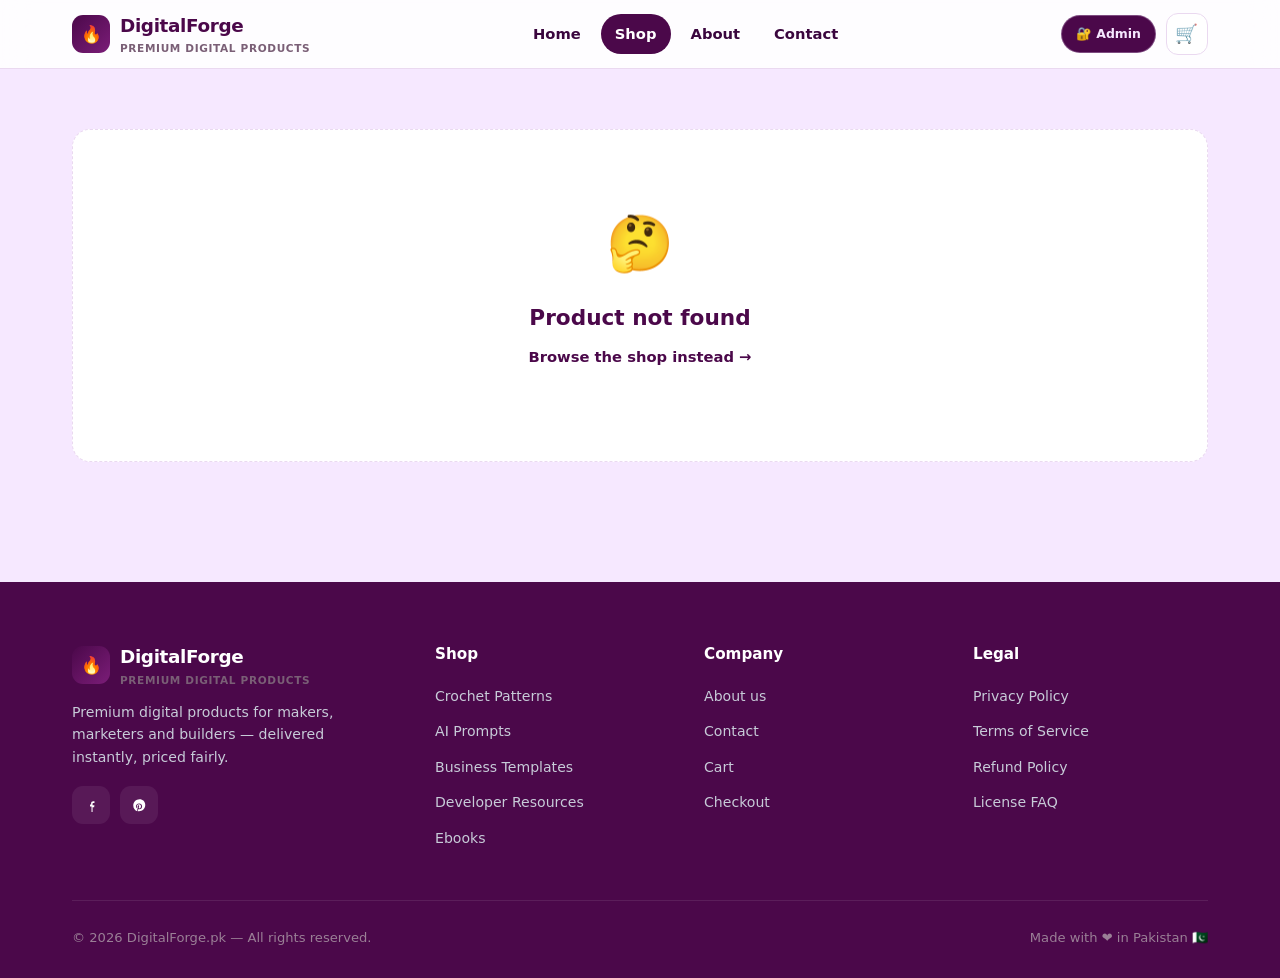
<file: product.html>
<!DOCTYPE html>
<html lang="en">
<head>
  <meta charset="UTF-8" />
  <meta name="viewport" content="width=device-width, initial-scale=1.0" />
  <title>Product — DigitalForge.pk</title>
  <link rel="stylesheet" href="css/style.css?v=9" />
  <link rel="icon" href="data:image/svg+xml,<svg xmlns='http://www.w3.org/2000/svg' viewBox='0 0 100 100'><text y='.9em' font-size='90'>🔥</text></svg>" />
</head>
<body data-page="product">

  <header class="nav">
    <div class="container nav-inner">
      <a class="brand" href="index.html">
        <span class="brand-badge">🔥</span>
        <span>DigitalForge<small>Premium Digital Products</small></span>
      </a>
      <nav class="nav-links">
        <a href="index.html">Home</a>
        <a href="shop.html" class="active">Shop</a>
        <a href="about.html">About</a>
        <a href="contact.html">Contact</a>
      </nav>
      <div class="nav-actions">
        <a class="admin-chip" href="admin.html" target="_self">🔐 Admin</a>
        <a class="icon-btn" href="cart.html" aria-label="Cart">🛒<span class="cart-count">0</span></a>
        <button class="burger" aria-label="Menu"><span></span><span></span><span></span></button>
      </div>
    </div>
  </header>

  <section class="detail">
    <div class="container" id="product-detail">
      <div class="empty"><div class="big">⏳</div><h3>Loading…</h3></div>
    </div>
  </section>

  <footer class="footer">
    <div class="container">
      <div class="footer-grid">
        <div>
          <a class="brand" href="index.html"><span class="brand-badge">🔥</span><span>DigitalForge<small>Premium Digital Products</small></span></a>
          <p class="about">Premium digital products for makers, marketers and builders — delivered instantly, priced fairly.</p>
          <div class="socials"><a href="https://facebook.com" aria-label="Facebook page" title="Facebook"><svg viewBox="0 0 24 24" width="17" height="17" fill="currentColor" aria-hidden="true"><path d="M13.5 21v-6.5h2.2l.42-2.8h-2.62V9.9c0-.81.26-1.4 1.48-1.4h1.22V5.96c-.21-.03-.94-.1-1.78-.1-1.77 0-2.98 1.08-2.98 3.06v1.78H9.9v2.8h2.14V21h1.46z"/></svg></a><a href="https://pinterest.com" aria-label="Pinterest" title="Pinterest"><svg viewBox="0 0 24 24" width="17" height="17" fill="currentColor" aria-hidden="true"><path d="M12 3.2c-4.86 0-8.8 3.94-8.8 8.8 0 3.73 2.32 6.92 5.62 8.18-.08-.7-.15-1.76.03-2.52l.79-3.35s-.2-.4-.2-1c0-.94.55-1.64 1.23-1.64.58 0 .86.43.86.95 0 .58-.37 1.45-.56 2.25-.16.68.34 1.23 1 1.23 1.2 0 2.13-1.27 2.13-3.1 0-1.62-1.16-2.75-2.83-2.75-1.93 0-3.06 1.44-3.06 2.94 0 .58.23 1.2.51 1.54.06.07.06.13.05.2l-.19.76c-.03.13-.1.16-.23.1-.85-.4-1.39-1.64-1.39-2.64 0-2.15 1.56-4.12 4.5-4.12 2.36 0 4.2 1.68 4.2 3.94 0 2.35-1.48 4.24-3.53 4.24-.69 0-1.34-.36-1.56-.78l-.43 1.62c-.16.6-.58 1.35-.86 1.8.65.2 1.33.31 2.05.31 4.86 0 8.8-3.94 8.8-8.8S16.86 3.2 12 3.2z"/></svg></a></div>
        </div>
        <div>
          <h4>Shop</h4>
          <ul>
            <li><a href="shop.html?cat=crochet">Crochet Patterns</a></li>
            <li><a href="shop.html?cat=ai-prompts">AI Prompts</a></li>
            <li><a href="shop.html?cat=business-templates">Business Templates</a></li>
            <li><a href="shop.html?cat=developer-resources">Developer Resources</a></li>
            <li><a href="shop.html?cat=ebooks">Ebooks</a></li>
          </ul>
        </div>
        <div>
          <h4>Company</h4>
          <ul>
            <li><a href="about.html">About us</a></li>
            <li><a href="contact.html">Contact</a></li>
            <li><a href="cart.html">Cart</a></li>
            <li><a href="checkout.html">Checkout</a></li>
          </ul>
        </div>
        <div>
          <h4>Legal</h4>
          <ul>
            <li><a href="#">Privacy Policy</a></li>
            <li><a href="#">Terms of Service</a></li>
            <li><a href="#">Refund Policy</a></li>
            <li><a href="#">License FAQ</a></li>
          </ul>
        </div>
      </div>
      <div class="footer-bottom">
        <span>© <span id="year">2026</span> DigitalForge.pk — All rights reserved.</span>
        <span>Made with ❤️ in Pakistan 🇵🇰</span>
      </div>
    </div>
  </footer>

  <script src="js/data.js?v=9"></script>
  <script src="js/main.js?v=9"></script>
</body>
</html>
</file>
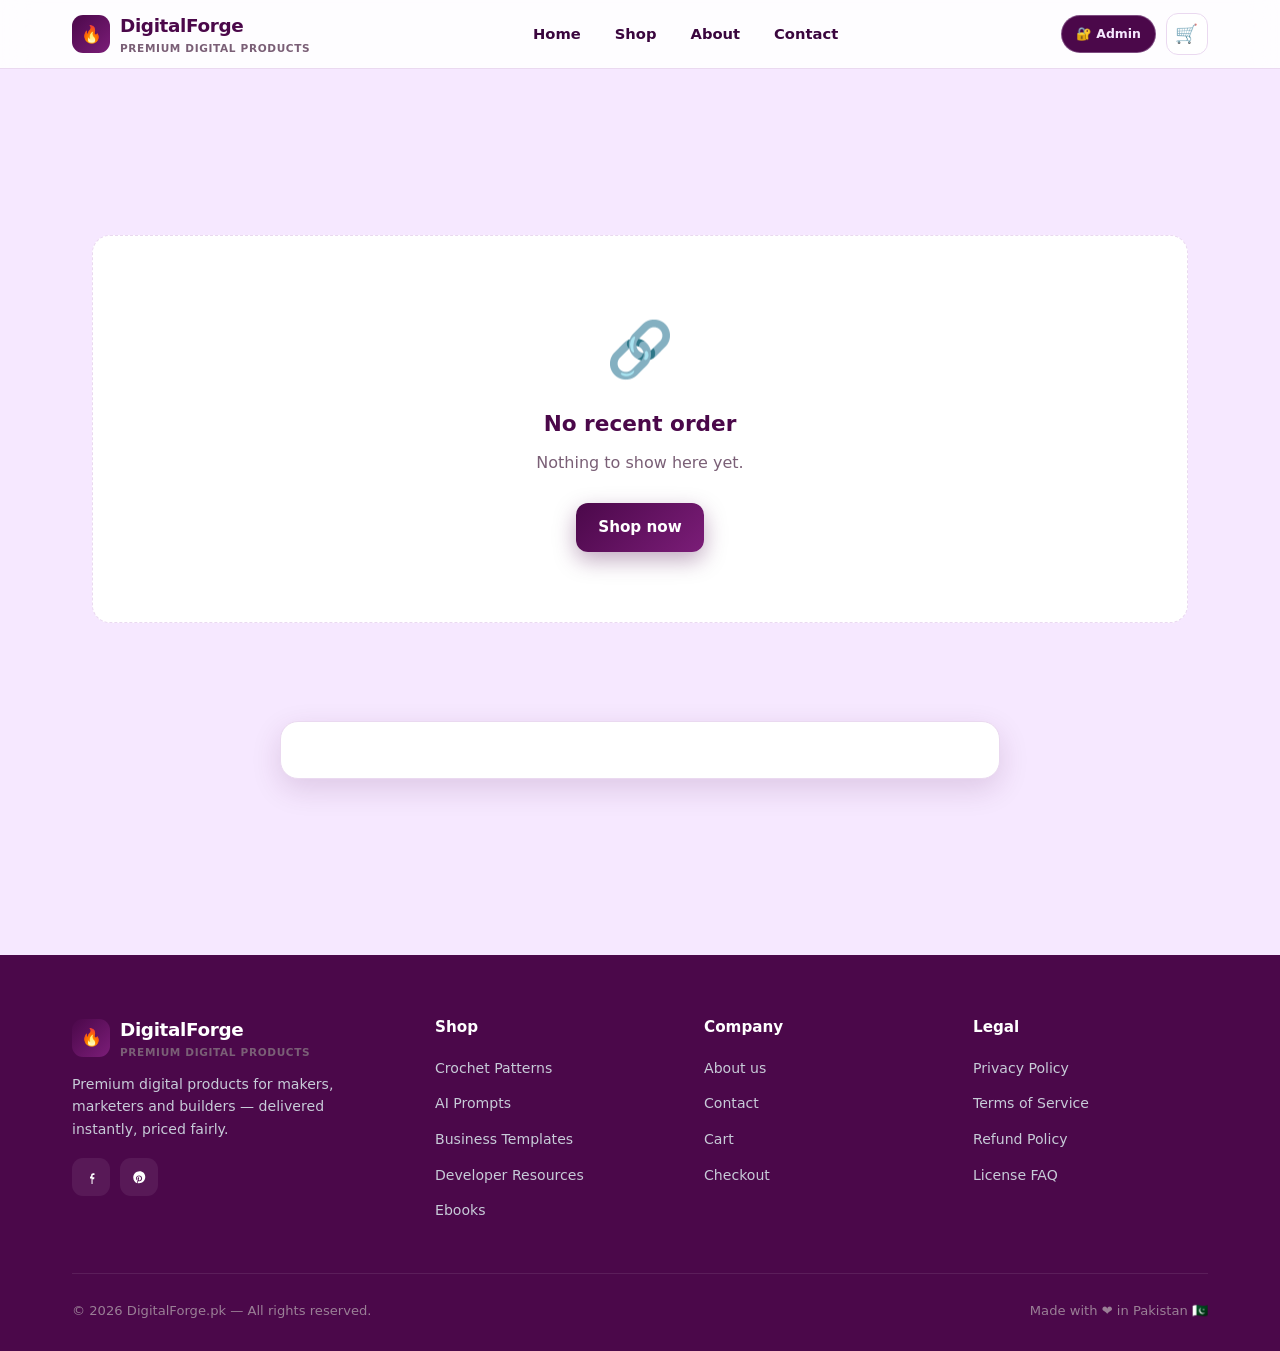
<file: success.html>
<!DOCTYPE html>
<html lang="en">
<head>
  <meta charset="UTF-8" />
  <meta name="viewport" content="width=device-width, initial-scale=1.0" />
  <title>Order Confirmed — DigitalForge.pk</title>
  <link rel="stylesheet" href="css/style.css?v=9" />
  <link rel="icon" href="data:image/svg+xml,<svg xmlns='http://www.w3.org/2000/svg' viewBox='0 0 100 100'><text y='.9em' font-size='90'>🔥</text></svg>" />
</head>
<body data-page="success">

  <header class="nav">
    <div class="container nav-inner">
      <a class="brand" href="index.html">
        <span class="brand-badge">🔥</span>
        <span>DigitalForge<small>Premium Digital Products</small></span>
      </a>
      <nav class="nav-links">
        <a href="index.html">Home</a>
        <a href="shop.html">Shop</a>
        <a href="about.html">About</a>
        <a href="contact.html">Contact</a>
      </nav>
      <div class="nav-actions">
        <a class="admin-chip" href="admin.html" target="_self">🔐 Admin</a>
        <a class="icon-btn" href="cart.html" aria-label="Cart">🛒<span class="cart-count">0</span></a>
        <button class="burger" aria-label="Menu"><span></span><span></span><span></span></button>
      </div>
    </div>
  </header>

  <section>
    <div class="container">
      <div class="success" id="success-box">
        <div class="empty"><div class="big">⏳</div><h3>Processing…</h3></div>
      </div>
      <div class="dl-section" id="downloads"></div>
    </div>
  </section>

  <footer class="footer">
    <div class="container">
      <div class="footer-grid">
        <div>
          <a class="brand" href="index.html"><span class="brand-badge">🔥</span><span>DigitalForge<small>Premium Digital Products</small></span></a>
          <p class="about">Premium digital products for makers, marketers and builders — delivered instantly, priced fairly.</p>
          <div class="socials"><a href="https://facebook.com" aria-label="Facebook page" title="Facebook"><svg viewBox="0 0 24 24" width="17" height="17" fill="currentColor" aria-hidden="true"><path d="M13.5 21v-6.5h2.2l.42-2.8h-2.62V9.9c0-.81.26-1.4 1.48-1.4h1.22V5.96c-.21-.03-.94-.1-1.78-.1-1.77 0-2.98 1.08-2.98 3.06v1.78H9.9v2.8h2.14V21h1.46z"/></svg></a><a href="https://pinterest.com" aria-label="Pinterest" title="Pinterest"><svg viewBox="0 0 24 24" width="17" height="17" fill="currentColor" aria-hidden="true"><path d="M12 3.2c-4.86 0-8.8 3.94-8.8 8.8 0 3.73 2.32 6.92 5.62 8.18-.08-.7-.15-1.76.03-2.52l.79-3.35s-.2-.4-.2-1c0-.94.55-1.64 1.23-1.64.58 0 .86.43.86.95 0 .58-.37 1.45-.56 2.25-.16.68.34 1.23 1 1.23 1.2 0 2.13-1.27 2.13-3.1 0-1.62-1.16-2.75-2.83-2.75-1.93 0-3.06 1.44-3.06 2.94 0 .58.23 1.2.51 1.54.06.07.06.13.05.2l-.19.76c-.03.13-.1.16-.23.1-.85-.4-1.39-1.64-1.39-2.64 0-2.15 1.56-4.12 4.5-4.12 2.36 0 4.2 1.68 4.2 3.94 0 2.35-1.48 4.24-3.53 4.24-.69 0-1.34-.36-1.56-.78l-.43 1.62c-.16.6-.58 1.35-.86 1.8.65.2 1.33.31 2.05.31 4.86 0 8.8-3.94 8.8-8.8S16.86 3.2 12 3.2z"/></svg></a></div>
        </div>
        <div>
          <h4>Shop</h4>
          <ul>
            <li><a href="shop.html?cat=crochet">Crochet Patterns</a></li>
            <li><a href="shop.html?cat=ai-prompts">AI Prompts</a></li>
            <li><a href="shop.html?cat=business-templates">Business Templates</a></li>
            <li><a href="shop.html?cat=developer-resources">Developer Resources</a></li>
            <li><a href="shop.html?cat=ebooks">Ebooks</a></li>
          </ul>
        </div>
        <div>
          <h4>Company</h4>
          <ul>
            <li><a href="about.html">About us</a></li>
            <li><a href="contact.html">Contact</a></li>
            <li><a href="cart.html">Cart</a></li>
            <li><a href="checkout.html">Checkout</a></li>
          </ul>
        </div>
        <div>
          <h4>Legal</h4>
          <ul>
            <li><a href="#">Privacy Policy</a></li>
            <li><a href="#">Terms of Service</a></li>
            <li><a href="#">Refund Policy</a></li>
            <li><a href="#">License FAQ</a></li>
          </ul>
        </div>
      </div>
      <div class="footer-bottom">
        <span>© <span id="year">2026</span> DigitalForge.pk — All rights reserved.</span>
        <span>Made with ❤️ in Pakistan 🇵🇰</span>
      </div>
    </div>
  </footer>

  <script src="js/data.js?v=9"></script>
  <script src="js/main.js?v=9"></script>
</body>
</html>
</file>
<file: css/style.css>
:root {
  --ink: #4B084A;
  --ink-2: #3A063E;
  --ink-3: #6D1F6B;
  --paper: #ffffff;
  --bg: #F6E8FF;
  --muted: #7A5F76;
  --muted-2: #9A7F96;
  --line: #EAD9F0;
  --brand: #4B084A;
  --brand-2: #7B1D78;
  --coral: #4B084A;
  --violet: #4B084A;
  --gold: #6D1F6B;
  --teal: #4B084A;
  --blue: #4B084A;
  --green: #4B084A;
  --danger: #ef4444;
  --glass: rgba(246, 232, 255, 0.7);
  --shadow-sm: 0 2px 10px rgba(75, 8, 74, 0.08);
  --shadow-md: 0 10px 30px rgba(75, 8, 74, 0.14);
  --shadow-lg: 0 20px 50px rgba(75, 8, 74, 0.2);
  --radius: 18px;
  --radius-sm: 12px;
  --max: 1180px;
  --font: "Segoe UI", system-ui, -apple-system, "Inter", Roboto, Arial, sans-serif;
}

* {
  margin: 0;
  padding: 0;
  box-sizing: border-box;
}

html {
  scroll-behavior: smooth;
}

body {
  font-family: var(--font);
  color: var(--ink);
  background: var(--bg);
  line-height: 1.6;
  -webkit-font-smoothing: antialiased;
}

img {
  max-width: 100%;
  display: block;
}

a {
  color: inherit;
  text-decoration: none;
}

ul {
  list-style: none;
}

button {
  font-family: inherit;
  cursor: pointer;
  border: none;
  background: none;
}

input,
select,
textarea {
  font-family: inherit;
  font-size: 1rem;
}

.container {
  width: 100%;
  max-width: var(--max);
  margin: 0 auto;
  padding: 0 22px;
}

/* ---------- Navbar ---------- */
.nav {
  position: sticky;
  top: 0;
  z-index: 50;
  background: rgba(255, 255, 255, 0.88);
  backdrop-filter: blur(14px);
  border-bottom: 1px solid var(--line);
}

.nav-inner {
  display: flex;
  align-items: center;
  justify-content: space-between;
  height: 68px;
  gap: 20px;
}

.brand {
  display: flex;
  align-items: center;
  gap: 10px;
  font-weight: 800;
  font-size: 1.15rem;
  letter-spacing: -0.02em;
}

.brand-badge {
  display: grid;
  place-items: center;
  width: 38px;
  height: 38px;
  border-radius: 11px;
  background: linear-gradient(135deg, var(--brand), var(--brand-2));
  color: #fff;
  font-size: 1.05rem;
}

.brand small {
  display: block;
  font-weight: 600;
  font-size: 0.66rem;
  color: var(--muted);
  letter-spacing: 0.06em;
  text-transform: uppercase;
}

.nav-links {
  display: flex;
  align-items: center;
  gap: 6px;
}

.nav-links a {
  padding: 8px 14px;
  border-radius: 999px;
  font-weight: 600;
  font-size: 0.92rem;
  color: var(--ink-2);
  transition: background 0.2s, color 0.2s;
}

.nav-links a:hover,
.nav-links a.active {
  background: var(--ink);
  color: #fff;
}

.nav-actions {
  display: flex;
  align-items: center;
  gap: 10px;
}

.admin-chip {
  display: inline-flex;
  align-items: center;
  gap: 6px;
  padding: 8px 14px;
  border-radius: 999px;
  background: #4B084A;
  color: #F6E8FF;
  border: 1px solid rgba(246, 232, 255, 0.3);
  font-size: 0.78rem;
  font-weight: 800;
  white-space: nowrap;
  transition: transform 0.2s, box-shadow 0.2s;
}

.admin-chip:hover {
  transform: translateY(-1px);
  box-shadow: var(--shadow-sm);
}

.icon-btn {
  position: relative;
  display: grid;
  place-items: center;
  width: 42px;
  height: 42px;
  border-radius: 12px;
  background: var(--paper);
  border: 1px solid var(--line);
  font-size: 1.15rem;
  transition: transform 0.2s, box-shadow 0.2s;
}

.icon-btn:hover {
  transform: translateY(-1px);
  box-shadow: var(--shadow-sm);
}

.cart-count {
  position: absolute;
  top: -6px;
  right: -6px;
  display: grid;
  place-items: center;
  min-width: 19px;
  height: 19px;
  padding: 0 5px;
  border-radius: 999px;
  background: var(--coral);
  color: #fff;
  font-size: 0.68rem;
  font-weight: 800;
  opacity: 0;
  transform: scale(0.6);
  transition: transform 0.25s cubic-bezier(0.34, 1.56, 0.64, 1), opacity 0.2s;
}

.cart-count.show {
  opacity: 1;
  transform: scale(1);
}

.btn-primary {
  display: inline-flex;
  align-items: center;
  gap: 8px;
  padding: 12px 22px;
  border-radius: 12px;
  background: linear-gradient(135deg, var(--brand), var(--brand-2));
  color: #fff;
  font-weight: 700;
  font-size: 0.95rem;
  box-shadow: 0 8px 22px rgba(75, 8, 74, 0.35);
  transition: transform 0.2s, box-shadow 0.2s;
}

.btn-primary:hover {
  transform: translateY(-2px);
  box-shadow: 0 12px 28px rgba(75, 8, 74, 0.45);
}

.btn-dark {
  display: inline-flex;
  align-items: center;
  gap: 8px;
  padding: 12px 22px;
  border-radius: 12px;
  background: var(--ink);
  color: #fff;
  font-weight: 700;
  font-size: 0.95rem;
  transition: transform 0.2s, box-shadow 0.2s;
}

.btn-dark:hover {
  transform: translateY(-2px);
  box-shadow: var(--shadow-md);
}

.btn-ghost {
  display: inline-flex;
  align-items: center;
  gap: 8px;
  padding: 12px 22px;
  border-radius: 12px;
  background: var(--paper);
  color: var(--ink);
  border: 1.5px solid var(--line);
  font-weight: 700;
  font-size: 0.95rem;
  transition: transform 0.2s, border-color 0.2s;
}

.btn-ghost:hover {
  transform: translateY(-2px);
  border-color: var(--brand);
}

.btn-block {
  width: 100%;
  justify-content: center;
}

.btn-cart {
  background: var(--ink-2);
  box-shadow: 0 8px 22px rgba(75, 8, 74, 0.25);
}

/* ---------- Hamburger ---------- */
.burger {
  display: none;
  flex-direction: column;
  gap: 5px;
  padding: 10px;
}

.burger span {
  width: 22px;
  height: 2.5px;
  border-radius: 2px;
  background: var(--ink);
  transition: transform 0.3s, opacity 0.3s;
}

.burger.open span:nth-child(1) {
  transform: translateY(7.5px) rotate(45deg);
}

.burger.open span:nth-child(2) {
  opacity: 0;
}

.burger.open span:nth-child(3) {
  transform: translateY(-7.5px) rotate(-45deg);
}

/* ---------- Hero ---------- */
.hero {
  position: relative;
  overflow: hidden;
  padding: 64px 0 70px;
  background:
    radial-gradient(700px 480px at 85% 0%, rgba(123, 29, 120, 0.14), transparent 60%),
    radial-gradient(600px 420px at 0% 100%, rgba(234, 217, 240, 0.6), transparent 60%),
    var(--bg);
}

.hero-grid {
  display: grid;
  grid-template-columns: 1.05fr 0.95fr;
  gap: 44px;
  align-items: center;
}

.hero-kicker {
  display: inline-flex;
  align-items: center;
  gap: 8px;
  padding: 7px 14px;
  border-radius: 999px;
  background: rgba(75, 8, 74, 0.08);
  color: var(--brand);
  font-size: 0.8rem;
  font-weight: 700;
  letter-spacing: 0.04em;
  text-transform: uppercase;
  margin-bottom: 16px;
}

.hero h1 {
  font-size: clamp(2.1rem, 5vw, 3.4rem);
  line-height: 1.1;
  letter-spacing: -0.035em;
  font-weight: 900;
  margin-bottom: 16px;
}

.hero h1 .grad {
  background: linear-gradient(135deg, var(--brand), var(--coral));
  -webkit-background-clip: text;
  background-clip: text;
  color: transparent;
}

.hero p {
  font-size: 1.1rem;
  color: var(--muted);
  max-width: 520px;
  margin-bottom: 26px;
}

.hero-cta {
  display: flex;
  flex-wrap: wrap;
  gap: 12px;
  margin-bottom: 28px;
}

.hero-stats {
  display: flex;
  gap: 30px;
  flex-wrap: wrap;
}

.hero-stats div strong {
  font-size: 1.45rem;
  display: block;
  font-weight: 800;
}

.hero-stats div span {
  color: var(--muted);
  font-size: 0.85rem;
  font-weight: 500;
}

.hero-visual {
  position: relative;
}

.hero-art {
  position: relative;
  border-radius: 24px;
  padding: 26px;
  background: var(--ink);
  color: #fff;
  transform: rotate(2deg);
  box-shadow: var(--shadow-lg);
}

.hero-art::before {
  content: "";
  position: absolute;
  inset: 0;
  border-radius: 28px;
  padding: 2px;
  background: linear-gradient(135deg, rgba(123, 29, 120, 0.7), rgba(75, 8, 74, 0.7));
  -webkit-mask: linear-gradient(#fff 0 0) content-box, linear-gradient(#fff 0 0);
  -webkit-mask-composite: xor;
  mask-composite: exclude;
  pointer-events: none;
}

.hero-art-head {
  display: flex;
  justify-content: space-between;
  margin-bottom: 16px;
  font-size: 0.8rem;
  color: var(--muted-2);
}

.mini-cards {
  display: grid;
  gap: 10px;
}

.mini-card {
  display: flex;
  align-items: center;
  gap: 12px;
  padding: 12px 14px;
  border-radius: 14px;
  background: var(--ink-2);
  border: 1px solid rgba(255, 255, 255, 0.08);
}

.mini-card .ic {
  display: grid;
  place-items: center;
  width: 40px;
  height: 40px;
  border-radius: 11px;
  font-size: 1.2rem;
  flex-shrink: 0;
}

/* ---------- How it works ---------- */
.steps {
  display: grid;
  grid-template-columns: repeat(3, 1fr);
  gap: 20px;
}

.step {
  position: relative;
  padding: 30px 24px;
  border-radius: var(--radius);
  background: var(--paper);
  border: 1px solid var(--line);
  box-shadow: var(--shadow-sm);
}

.step-num {
  display: grid;
  place-items: center;
  width: 48px;
  height: 48px;
  border-radius: 14px;
  background: linear-gradient(135deg, #4B084A, #7B1D78);
  color: #F6E8FF;
  font-weight: 800;
  font-size: 1.3rem;
  margin-bottom: 18px;
}

.step h3 {
  font-weight: 900;
  font-size: 1.08rem;
  margin-bottom: 8px;
}

.step p {
  font-size: 0.9rem;
  color: var(--muted);
}

/* ---------- FAQ ---------- */
.faq {
  max-width: 780px;
  margin: 0 auto;
  display: grid;
  gap: 12px;
}

.faq details {
  background: var(--paper);
  border: 1px solid var(--line);
  border-radius: var(--radius-sm);
  overflow: hidden;
  box-shadow: var(--shadow-sm);
}

.faq summary {
  display: flex;
  align-items: center;
  justify-content: space-between;
  gap: 12px;
  padding: 18px 20px;
  font-weight: 800;
  cursor: pointer;
  list-style: none;
}

.faq summary::-webkit-details-marker {
  display: none;
}

.faq summary::after {
  content: "＋";
  font-weight: 800;
  color: var(--brand);
  font-size: 1.2rem;
  transition: transform 0.25s;
}

.faq details[open] summary::after {
  content: "−";
}

.faq details p {
  padding: 0 20px 18px;
  font-size: 0.92rem;
  color: var(--muted);
}

/* ---------- Final CTA ---------- */
.cta-band {
  border-radius: 26px;
  padding: 60px 44px;
  text-align: center;
  color: #F6E8FF;
  background:
    radial-gradient(600px 300px at 90% 0%, rgba(246, 232, 255, 0.18), transparent 60%),
    linear-gradient(135deg, #4B084A, #7B1D78);
  box-shadow: var(--shadow-lg);
}

.cta-band h2 {
  font-size: clamp(1.7rem, 3.6vw, 2.5rem);
  font-weight: 900;
  letter-spacing: -0.03em;
  margin-bottom: 12px;
}

.cta-band p {
  opacity: 0.92;
  max-width: 480px;
  margin: 0 auto 26px;
}

.cta-band .btn-cta {
  display: inline-flex;
  align-items: center;
  gap: 8px;
  padding: 14px 28px;
  border-radius: 12px;
  background: #F6E8FF;
  color: #4B084A;
  font-weight: 800;
  font-size: 1rem;
  transition: transform 0.2s, box-shadow 0.2s;
}

.cta-band .btn-cta:hover {
  transform: translateY(-2px);
  box-shadow: 0 12px 26px rgba(0, 0, 0, 0.25);
}

/* ---------- Card images (product gallery preview) ---------- */
.card-top img {
  position: absolute;
  inset: 0;
  width: 100%;
  height: 100%;
  object-fit: cover;
}

.card-top .media-count {
  position: absolute;
  bottom: 10px;
  right: 10px;
  display: inline-grid;
  place-items: center;
  min-width: 34px;
  padding: 4px 8px;
  border-radius: 8px;
  background: rgba(75, 8, 74, 0.82);
  border: 1px solid rgba(246, 232, 255, 0.3);
  color: #F6E8FF;
  font-size: 0.72rem;
  font-weight: 800;
}

/* ---------- Product detail gallery ---------- */
.gallery {
  display: grid;
  gap: 12px;
}

.gallery-main {
  position: relative;
  aspect-ratio: 4 / 3;
  border-radius: 18px;
  overflow: hidden;
  border: 1px solid var(--line);
  background: var(--paper);
  box-shadow: var(--shadow-sm);
}

.gallery-main img {
  width: 100%;
  height: 100%;
  object-fit: cover;
  display: block;
}

.gallery-main .g-ph {
  position: absolute;
  inset: 0;
  display: grid;
  place-items: center;
  font-size: 5rem;
}

.gallery-main img + .g-ph {
  display: none;
}

.thumbs {
  display: grid;
  grid-template-columns: repeat(5, 1fr);
  gap: 10px;
}

.thumbs button {
  position: relative;
  aspect-ratio: 1 / 1;
  border-radius: 12px;
  overflow: hidden;
  border: 2px solid var(--line);
  background: var(--paper);
  padding: 0;
  cursor: pointer;
  transition: border-color 0.2s, transform 0.2s;
}

.thumbs button img {
  width: 100%;
  height: 100%;
  object-fit: cover;
  display: block;
}

.thumbs button .t-ic {
  position: absolute;
  inset: 0;
  display: grid;
  place-items: center;
  font-size: 1.7rem;
}

.thumbs button.active {
  border-color: #4B084A;
  transform: translateY(-2px);
}

.thumbs button .t-vid {
  position: absolute;
  bottom: 5px;
  right: 5px;
  width: 20px;
  height: 20px;
  display: grid;
  place-items: center;
  border-radius: 50%;
  background: rgba(75, 8, 74, 0.85);
  color: #F6E8FF;
  font-size: 0.6rem;
}

.vid-box {
  position: relative;
  border-radius: 18px;
  overflow: hidden;
  border: 1px solid var(--line);
  background: var(--paper);
}

.vid-box iframe,
.vid-box video {
  display: block;
  width: 100%;
  aspect-ratio: 16 / 9;
  border: 0;
  background: #000;
}

/* ---------- Admin media inputs ---------- */
.imgs-box {
  display: grid;
  gap: 10px;
  margin-top: 10px;
}

.imgs-row {
  display: grid;
  grid-template-columns: 1fr auto;
  gap: 10px;
  align-items: center;
}

.imgs-row input {
  flex: 1;
}

.imgs-row button {
  width: 40px;
  height: 40px;
  border-radius: 10px;
  border: 1.5px solid var(--line);
  background: var(--paper);
  cursor: pointer;
  font-size: 1rem;
  color: var(--danger);
  font-weight: 800;
}

.media-hint {
  display: flex;
  align-items: center;
  gap: 6px;
  font-size: 0.78rem;
  color: var(--muted);
  margin-top: 6px;
}

.upload-row {
  display: flex;
  align-items: center;
  flex-wrap: wrap;
  gap: 10px;
  margin-top: 10px;
}

.upload-row input[type="file"] {
  display: none;
}

.upload-btn {
  display: inline-flex;
  align-items: center;
  gap: 6px;
  padding: 9px 14px;
  border-radius: 11px;
  background: var(--brand);
  color: #fff;
  font-size: 0.8rem;
  font-weight: 800;
  cursor: pointer;
  transition: transform 0.15s, box-shadow 0.2s;
}

.upload-btn:hover {
  transform: translateY(-1px);
  box-shadow: var(--shadow-sm);
}

.upload-tip {
  font-size: 0.74rem;
  color: var(--muted);
}

/* ---------- Section shell ---------- */
section {
  padding: 76px 0;
}

.section-head {
  display: flex;
  align-items: flex-end;
  justify-content: space-between;
  gap: 20px;
  margin-bottom: 34px;
}

.section-kicker {
  color: var(--brand);
  font-weight: 800;
  font-size: 0.8rem;
  text-transform: uppercase;
  letter-spacing: 0.08em;
  margin-bottom: 8px;
}

.section-head h2 {
  font-size: clamp(1.6rem, 3.4vw, 2.3rem);
  letter-spacing: -0.03em;
  font-weight: 900;
}

.section-head p {
  color: var(--muted);
  max-width: 460px;
}

.link-more {
  font-weight: 700;
  color: var(--brand);
  font-size: 0.92rem;
  white-space: nowrap;
}

.link-more:hover {
  text-decoration: underline;
}

.alt {
  background: #ffffff;
}

.cats {
  display: grid;
  grid-template-columns: repeat(auto-fit, minmax(170px, 1fr));
  gap: 16px;
}

.cat-card {
  position: relative;
  display: flex;
  flex-direction: column;
  align-items: flex-start;
  gap: 14px;
  padding: 22px;
  border-radius: var(--radius);
  background: var(--paper);
  border: 1px solid var(--line);
  box-shadow: var(--shadow-sm);
  overflow: hidden;
  transition: transform 0.25s, box-shadow 0.25s;
}

.cat-card:hover {
  transform: translateY(-5px);
  box-shadow: var(--shadow-md);
}

.cat-card .cat-ic {
  display: grid;
  place-items: center;
  width: 54px;
  height: 54px;
  border-radius: 15px;
  font-size: 1.55rem;
  background: color-mix(in srgb, var(--glow) 14%, white);
  color: var(--glow);
}

.cat-card h3 {
  font-size: 1.02rem;
  font-weight: 800;
  letter-spacing: -0.01em;
}

.cat-card span {
  font-size: 0.8rem;
  color: var(--muted);
  font-weight: 600;
}

.cat-card::after {
  content: attr(data-count);
  position: absolute;
  top: 18px;
  right: 18px;
  font-size: 0.95rem;
  font-weight: 800;
  color: color-mix(in srgb, var(--glow) 35%, transparent);
}

/* ---------- Product grid ---------- */
.grid {
  display: grid;
  grid-template-columns: repeat(auto-fill, minmax(250px, 1fr));
  gap: 22px;
}

.card {
  display: flex;
  flex-direction: column;
  border-radius: var(--radius);
  background: var(--paper);
  border: 1px solid var(--line);
  box-shadow: var(--shadow-sm);
  overflow: hidden;
  transition: transform 0.25s, box-shadow 0.25s;
  height: 100%;
}

.card:hover {
  transform: translateY(-5px);
  box-shadow: var(--shadow-md);
}

.card-top {
  position: relative;
  height: 168px;
  display: grid;
  place-items: center;
  font-size: 3.4rem;
  overflow: hidden;
}

.card-top::before {
  content: "";
  position: absolute;
  inset: 0;
  background-size: cover;
}

.card-badge {
  position: absolute;
  top: 14px;
  left: 14px;
  padding: 5px 12px;
  border-radius: 999px;
  background: rgba(75, 8, 74, 0.85);
  color: #fff;
  font-size: 0.68rem;
  font-weight: 800;
  letter-spacing: 0.05em;
  text-transform: uppercase;
}

.card-fav {
  position: absolute;
  top: 12px;
  right: 12px;
  display: grid;
  place-items: center;
  width: 34px;
  height: 34px;
  border-radius: 50%;
  background: rgba(255, 255, 255, 0.92);
  font-size: 0.95rem;
  box-shadow: var(--shadow-sm);
  transition: transform 0.2s;
}

.card-fav:hover {
  transform: scale(1.12);
}

.card-body {
  display: flex;
  flex-direction: column;
  gap: 10px;
  padding: 18px;
  flex: 1;
}

.card-cat {
  font-size: 0.7rem;
  font-weight: 700;
  letter-spacing: 0.06em;
  text-transform: uppercase;
  color: var(--brand);
}

.card h3 {
  font-size: 1.02rem;
  font-weight: 800;
  letter-spacing: -0.01em;
  line-height: 1.3;
}

.card h3 a:hover {
  color: var(--brand);
}

.stars {
  display: flex;
  align-items: center;
  gap: 6px;
  font-size: 0.8rem;
  color: var(--gold);
  font-weight: 700;
}

.stars span {
  color: var(--muted);
  font-weight: 600;
}

.card-foot {
  display: flex;
  align-items: center;
  justify-content: space-between;
  gap: 10px;
  margin-top: auto;
  padding-top: 8px;
}

.price {
  font-size: 1.35rem;
  font-weight: 900;
  letter-spacing: -0.02em;
}

.price small {
  font-size: 0.78rem;
  color: var(--muted);
  font-weight: 600;
  margin-left: 6px;
}

.price .old {
  display: inline-block;
  margin-left: 6px;
  padding: 2px 8px;
  border-radius: 8px;
  font-size: 0.72rem;
  line-height: 1.5;
  color: #4B084A;
  background: #F6E8FF;
  text-decoration: line-through;
  text-decoration-thickness: 1.5px;
  font-weight: 700;
}

.quick-add {
  display: grid;
  place-items: center;
  width: 40px;
  height: 40px;
  border-radius: 12px;
  background: var(--ink);
  color: #fff;
  font-size: 1.15rem;
  transition: transform 0.2s, background 0.2s;
}

.quick-add:hover {
  transform: scale(1.08);
  background: var(--brand);
}

/* ---------- Trust / features strip ---------- */
.features {
  display: grid;
  grid-template-columns: repeat(4, 1fr);
  gap: 18px;
}

.feature {
  display: flex;
  gap: 14px;
  align-items: flex-start;
  padding: 22px;
  border-radius: var(--radius-sm);
  background: var(--paper);
  border: 1px solid var(--line);
}

.feature .ic {
  font-size: 1.5rem;
  line-height: 1;
}

.feature h4 {
  font-size: 0.98rem;
  font-weight: 800;
  margin-bottom: 3px;
}

.feature p {
  font-size: 0.86rem;
  color: var(--muted);
}

/* ---------- Testimonials ---------- */
.quotes {
  display: grid;
  grid-template-columns: repeat(3, 1fr);
  gap: 20px;
}

.quote {
  display: flex;
  flex-direction: column;
  gap: 14px;
  padding: 24px;
  border-radius: var(--radius);
  background: var(--paper);
  border: 1px solid var(--line);
  box-shadow: var(--shadow-sm);
}

.quote .stars {
  font-size: 0.9rem;
}

.quote p {
  font-size: 0.94rem;
  color: var(--ink-2);
  flex: 1;
}

.quote .who {
  display: flex;
  align-items: center;
  gap: 12px;
}

.avatar {
  display: grid;
  place-items: center;
  width: 42px;
  height: 42px;
  border-radius: 50%;
  font-weight: 800;
  color: #fff;
  font-size: 0.95rem;
}

.quote .who strong {
  font-size: 0.9rem;
  display: block;
}

.quote .who span {
  font-size: 0.78rem;
  color: var(--muted);
}

/* ---------- Newsletter ---------- */
.news {
  border-radius: 26px;
  padding: 54px 44px;
  background:
    radial-gradient(600px 300px at 90% 0%, rgba(255, 255, 255, 0.18), transparent 60%),
    linear-gradient(135deg, var(--brand), var(--brand-2));
  color: #fff;
  position: relative;
  overflow: hidden;
}

.news h2 {
  font-size: clamp(1.6rem, 3vw, 2.2rem);
  letter-spacing: -0.03em;
  margin-bottom: 10px;
}

.news p {
  opacity: 0.9;
  max-width: 440px;
  margin-bottom: 26px;
}

.news-form {
  display: flex;
  gap: 10px;
  max-width: 460px;
  flex-wrap: wrap;
}

.news-form input {
  flex: 1;
  min-width: 220px;
  padding: 14px 18px;
  border-radius: 12px;
  border: none;
  outline: none;
  font-size: 0.95rem;
}

.news-form .btn-dark {
  background: var(--ink);
  color: #fff;
}

.news-note {
  margin-top: 14px;
  font-size: 0.8rem;
  opacity: 0.75;
}

/* ---------- Page header (internal pages) ---------- */
.page-hero {
  padding: 56px 0 34px;
  text-align: center;
  background:
    radial-gradient(500px 320px at 50% -10%, rgba(123, 29, 120, 0.16), transparent 60%),
    var(--bg);
}

.page-hero h1 {
  font-size: clamp(1.9rem, 4vw, 2.8rem);
  font-weight: 900;
  letter-spacing: -0.03em;
  margin-bottom: 10px;
}

.page-hero p {
  color: var(--muted);
  max-width: 560px;
  margin: 0 auto;
}

/* ---------- Toolbar (shop filters) ---------- */
.toolbar {
  display: flex;
  align-items: center;
  justify-content: space-between;
  gap: 16px;
  flex-wrap: wrap;
  margin-bottom: 30px;
}

.search-box {
  position: relative;
  flex: 1;
  min-width: 240px;
  max-width: 360px;
}

.search-box input {
  width: 100%;
  padding: 13px 16px 13px 44px;
  border-radius: 12px;
  border: 1.5px solid var(--line);
  outline: none;
  transition: border-color 0.2s, box-shadow 0.2s;
}

.search-box input:focus {
  border-color: var(--brand);
  box-shadow: 0 0 0 4px rgba(75, 8, 74, 0.12);
}

.search-box .s-ic {
  position: absolute;
  left: 15px;
  top: 50%;
  transform: translateY(-50%);
  color: var(--muted);
}

.chips {
  display: flex;
  gap: 8px;
  flex-wrap: wrap;
}

.chip {
  padding: 9px 16px;
  border-radius: 999px;
  border: 1.5px solid var(--line);
  font-weight: 700;
  font-size: 0.85rem;
  color: var(--ink-2);
  transition: all 0.2s;
}

.chip:hover {
  border-color: var(--brand);
  color: var(--brand);
}

.chip.active {
  background: var(--ink);
  border-color: var(--ink);
  color: #fff;
}

.sort {
  padding: 10px 14px;
  border-radius: 12px;
  border: 1.5px solid var(--line);
  outline: none;
  background: var(--paper);
  font-weight: 600;
  font-size: 0.88rem;
}

/* ---------- Product detail ---------- */
.detail {
  padding: 60px 0 80px;
}

.detail-grid {
  display: grid;
  grid-template-columns: 0.95fr 1.05fr;
  gap: 46px;
  align-items: start;
}

.detail-art {
  position: sticky;
  top: 96px;
  display: grid;
  place-items: center;
  height: 420px;
  border-radius: 26px;
  font-size: 6.5rem;
  box-shadow: var(--shadow-md);
  overflow: hidden;
}

.detail-art::before {
  content: "";
  position: absolute;
  inset: 0;
  background-image: radial-gradient(rgba(255, 255, 255, 0.28) 1.5px, transparent 1.5px);
  background-size: 22px 22px;
}

.detail-art .big {
  position: relative;
}

.breadcrumb {
  font-size: 0.85rem;
  color: var(--muted);
  margin-bottom: 16px;
  font-weight: 600;
}

.breadcrumb a:hover {
  color: var(--brand);
}

.detail h1 {
  font-size: clamp(1.7rem, 3.4vw, 2.4rem);
  letter-spacing: -0.03em;
  font-weight: 900;
  margin-bottom: 8px;
}

.detail .tagline {
  color: var(--muted);
  font-size: 1.05rem;
  margin-bottom: 14px;
}

.detail .meta {
  display: flex;
  align-items: center;
  gap: 14px;
  flex-wrap: wrap;
  margin-bottom: 20px;
  font-size: 0.88rem;
}

.detail .meta .dot {
  width: 4px;
  height: 4px;
  border-radius: 50%;
  background: var(--muted);
}

.detail .desc {
  color: var(--ink-2);
  margin-bottom: 22px;
}

.detail .feat-title {
  font-weight: 800;
  font-size: 1rem;
  margin-bottom: 12px;
}

.detail .feats {
  display: grid;
  gap: 10px;
  margin-bottom: 26px;
}

.detail .feats li {
  display: flex;
  gap: 10px;
  align-items: flex-start;
  font-size: 0.95rem;
  color: var(--ink-2);
}

.detail .feats li::before {
  content: "✓";
  display: grid;
  place-items: center;
  width: 20px;
  height: 20px;
  border-radius: 50%;
  background: rgba(34, 197, 94, 0.14);
  color: var(--green);
  font-size: 0.75rem;
  font-weight: 800;
  flex-shrink: 0;
  margin-top: 2px;
}

.buy-box {
  padding: 22px;
  border-radius: var(--radius);
  background: var(--paper);
  border: 1px solid var(--line);
  box-shadow: var(--shadow-sm);
}

.buy-row {
  display: flex;
  align-items: center;
  justify-content: space-between;
  gap: 12px;
  margin-bottom: 16px;
}

.buy-row .price {
  font-size: 1.7rem;
}

.buy-note {
  display: flex;
  align-items: center;
  gap: 8px;
  font-size: 0.82rem;
  color: var(--muted);
  margin-top: 12px;
}

.format-chip {
  display: inline-flex;
  align-items: center;
  gap: 6px;
  padding: 8px 13px;
  border-radius: 999px;
  background: rgba(75, 8, 74, 0.1);
  color: var(--teal);
  font-weight: 700;
  font-size: 0.78rem;
  margin-bottom: 18px;
}

.spec-row {
  display: flex;
  justify-content: space-between;
  gap: 10px;
  padding: 13px 0;
  border-bottom: 1px dashed var(--line);
  font-size: 0.88rem;
}

.spec-row:last-child {
  border-bottom: none;
}

.spec-row span:first-child {
  color: var(--muted);
  font-weight: 600;
}

.spec-row span:last-child {
  font-weight: 700;
}

/* ---------- Cart ---------- */
.cart-layout {
  display: grid;
  grid-template-columns: 1.6fr 0.9fr;
  gap: 34px;
  align-items: start;
}

.cart-items {
  display: grid;
  gap: 14px;
}

.cart-item {
  display: grid;
  grid-template-columns: 84px 1fr auto;
  gap: 18px;
  align-items: center;
  padding: 16px;
  border-radius: var(--radius);
  background: var(--paper);
  border: 1px solid var(--line);
  box-shadow: var(--shadow-sm);
}

.cart-thumb {
  display: grid;
  place-items: center;
  width: 84px;
  height: 84px;
  border-radius: 14px;
  font-size: 2rem;
}

.cart-item h4 {
  font-weight: 800;
  font-size: 0.98rem;
  margin-bottom: 4px;
}

.cart-item .cat {
  font-size: 0.74rem;
  color: var(--muted);
  font-weight: 600;
  text-transform: uppercase;
  letter-spacing: 0.05em;
}

.cart-item .qty {
  display: inline-flex;
  align-items: center;
  gap: 12px;
  margin-top: 10px;
  border: 1.5px solid var(--line);
  border-radius: 10px;
  padding: 5px 10px;
}

.cart-item .qty button {
  font-weight: 800;
  color: var(--ink);
  font-size: 1rem;
  line-height: 1;
}

.cart-item .qty span {
  font-weight: 800;
  min-width: 18px;
  text-align: center;
}

.cart-item .price {
  font-size: 1.05rem;
}

.remove {
  display: grid;
  place-items: center;
  width: 34px;
  height: 34px;
  border-radius: 10px;
  background: rgba(239, 68, 68, 0.08);
  color: var(--danger);
  font-size: 0.95rem;
}

.remove:hover {
  background: var(--danger);
  color: #fff;
}

.summary {
  position: sticky;
  top: 96px;
  padding: 24px;
  border-radius: var(--radius);
  background: var(--paper);
  border: 1px solid var(--line);
  box-shadow: var(--shadow-sm);
}

.summary h3 {
  font-size: 1.15rem;
  font-weight: 900;
  margin-bottom: 18px;
}

.summary .line {
  display: flex;
  justify-content: space-between;
  font-size: 0.92rem;
  margin-bottom: 12px;
  color: var(--ink-2);
}

.summary .line.total {
  font-size: 1.2rem;
  font-weight: 900;
  color: var(--ink);
  border-top: 1.5px dashed var(--line);
  padding-top: 14px;
  margin-top: 14px;
}

.summary .line.total small {
  font-weight: 600;
  color: var(--muted);
  font-size: 0.8rem;
}

.empty {
  text-align: center;
  padding: 70px 20px;
  border-radius: var(--radius);
  background: var(--paper);
  border: 1px dashed var(--line);
}

.empty .big {
  font-size: 3.4rem;
  margin-bottom: 14px;
}

.empty h3 {
  font-size: 1.35rem;
  font-weight: 900;
  margin-bottom: 8px;
}

.empty p {
  color: var(--muted);
  margin-bottom: 22px;
}

/* ---------- Checkout ---------- */
.checkout-grid {
  display: grid;
  grid-template-columns: 1.2fr 0.8fr;
  gap: 34px;
  align-items: start;
}

.field {
  margin-bottom: 16px;
}

.field label {
  display: block;
  font-weight: 700;
  font-size: 0.85rem;
  margin-bottom: 7px;
}

.field input,
.field select,
.field textarea {
  width: 100%;
  padding: 13px 15px;
  border-radius: 12px;
  border: 1.5px solid var(--line);
  outline: none;
  transition: border-color 0.2s, box-shadow 0.2s;
  background: var(--paper);
}

.field input:focus,
.field select:focus,
.field textarea:focus {
  border-color: var(--brand);
  box-shadow: 0 0 0 4px rgba(75, 8, 74, 0.12);
}

.field .row2 {
  display: grid;
  grid-template-columns: 1fr 1fr;
  gap: 14px;
}

.field .row3 {
  display: grid;
  grid-template-columns: 2fr 1fr 1fr;
  gap: 14px;
}

.panel {
  padding: 24px;
  border-radius: var(--radius);
  background: var(--paper);
  border: 1px solid var(--line);
  box-shadow: var(--shadow-sm);
}

.panel h3 {
  font-weight: 900;
  margin-bottom: 18px;
  display: flex;
  align-items: center;
  gap: 10px;
}

.panel h3 .n {
  display: grid;
  place-items: center;
  width: 26px;
  height: 26px;
  border-radius: 50%;
  background: var(--ink);
  color: #fff;
  font-size: 0.8rem;
}

.pay-opt {
  display: flex;
  align-items: center;
  gap: 12px;
  padding: 13px 15px;
  border-radius: 12px;
  border: 1.5px solid var(--line);
  margin-bottom: 10px;
  cursor: pointer;
  transition: border-color 0.2s, background 0.2s;
}

.pay-opt.selected {
  border-color: var(--brand);
  background: rgba(75, 8, 74, 0.05);
}

.pay-opt .rad {
  width: 18px;
  height: 18px;
  border-radius: 50%;
  border: 2px solid var(--muted-2);
  flex-shrink: 0;
  position: relative;
}

.pay-opt.selected .rad {
  border-color: var(--brand);
}

.pay-opt.selected .rad::after {
  content: "";
  position: absolute;
  inset: 3px;
  border-radius: 50%;
  background: var(--brand);
}

/* ---------- Success ---------- */
.success {
  text-align: center;
  padding: 90px 20px;
}

.success .tick {
  display: grid;
  place-items: center;
  width: 84px;
  height: 84px;
  margin: 0 auto 24px;
  border-radius: 50%;
  background: rgba(34, 197, 94, 0.12);
  color: var(--green);
  font-size: 2.4rem;
  animation: pop 0.6s cubic-bezier(0.34, 1.56, 0.64, 1);
}

@keyframes pop {
  0% {
    transform: scale(0);
  }
  100% {
    transform: scale(1);
  }
}

.success h1 {
  font-size: clamp(1.8rem, 4vw, 2.6rem);
  font-weight: 900;
  letter-spacing: -0.03em;
  margin-bottom: 12px;
}

.success p {
  color: var(--muted);
  max-width: 480px;
  margin: 0 auto 28px;
}

.dl-section {
  max-width: 720px;
  margin: 8px auto 60px;
  padding: 28px 22px;
  border-radius: var(--radius);
  background: var(--paper);
  border: 1px solid var(--line);
  box-shadow: var(--shadow-md);
  scroll-margin-top: 90px;
}

.dl-section h2 {
  font-size: 1.4rem;
  font-weight: 900;
  margin-bottom: 8px;
}

.dl-note {
  color: var(--muted);
  font-size: 0.86rem;
  margin-bottom: 18px;
}

.dl-list {
  display: flex;
  flex-direction: column;
  gap: 12px;
}

.dl-card {
  display: flex;
  align-items: center;
  gap: 14px;
  padding: 12px 14px;
  border-radius: 14px;
  background: #fff;
  border: 1px solid var(--line);
  flex-wrap: wrap;
}

.dl-ic {
  display: grid;
  place-items: center;
  width: 46px;
  height: 46px;
  border-radius: 12px;
  font-size: 1.35rem;
  flex-shrink: 0;
}

.dl-info {
  flex: 1;
  min-width: 150px;
}

.dl-info h4 {
  font-weight: 800;
  font-size: 0.97rem;
  margin-bottom: 2px;
}

.dl-sub {
  color: var(--muted);
  font-size: 0.78rem;
}

.dl-btn {
  margin-left: auto;
  padding: 11px 16px;
  border-radius: 12px;
  border: none;
  background: var(--brand);
  color: #fff;
  font-weight: 800;
  font-size: 0.86rem;
  cursor: pointer;
  transition: transform 0.15s, box-shadow 0.2s;
}

.dl-btn:hover {
  transform: translateY(-1px);
  box-shadow: var(--shadow-sm);
}

@media (max-width: 520px) {
  .dl-btn {
    margin-left: 0;
    width: 100%;
  }
}

.receipt {
  max-width: 420px;
  margin: 0 auto 28px;
  padding: 22px;
  border-radius: var(--radius);
  background: var(--paper);
  border: 1px dashed var(--line);
  text-align: left;
}

.receipt .line {
  display: flex;
  justify-content: space-between;
  font-size: 0.9rem;
  padding: 8px 0;
  border-bottom: 1px dashed var(--line);
}

.receipt .line strong {
  text-align: right;
  max-width: 60%;
}

/* ---------- About / contact ---------- */
.about-grid {
  display: grid;
  grid-template-columns: 1fr 1fr;
  gap: 44px;
  align-items: center;
}

.about-art {
  display: grid;
  place-items: center;
  height: 380px;
  border-radius: 26px;
  background: linear-gradient(135deg, var(--brand), var(--brand-2));
  color: #fff;
  font-size: 5rem;
  box-shadow: var(--shadow-lg);
}

.vals {
  display: grid;
  grid-template-columns: repeat(3, 1fr);
  gap: 18px;
}

.value {
  padding: 26px;
  border-radius: var(--radius);
  background: var(--paper);
  border: 1px solid var(--line);
  text-align: center;
}

.value .ic {
  font-size: 2rem;
  margin-bottom: 10px;
}

.value h3 {
  font-weight: 900;
  margin-bottom: 6px;
}

.value p {
  font-size: 0.88rem;
  color: var(--muted);
}

.contact-grid {
  display: grid;
  grid-template-columns: 0.9fr 1.1fr;
  gap: 44px;
  align-items: start;
}

.contact-info {
  display: grid;
  gap: 16px;
}

.ci-row {
  display: flex;
  gap: 16px;
  align-items: flex-start;
  padding: 18px;
  border-radius: var(--radius-sm);
  background: var(--paper);
  border: 1px solid var(--line);
}

.ci-row .ic {
  display: grid;
  place-items: center;
  width: 44px;
  height: 44px;
  border-radius: 12px;
  background: rgba(75, 8, 74, 0.08);
  font-size: 1.2rem;
  flex-shrink: 0;
}

.ci-row strong {
  display: block;
  margin-bottom: 2px;
}

.ci-row p {
  font-size: 0.9rem;
  color: var(--muted);
}

/* ---------- Footer ---------- */
.footer {
  background: var(--ink);
  color: #c7cbd8;
  padding: 60px 0 30px;
  margin-top: 40px;
}

.footer-grid {
  display: grid;
  grid-template-columns: 1.4fr 1fr 1fr 1fr;
  gap: 34px;
  margin-bottom: 40px;
}

.footer .brand {
  color: #fff;
  margin-bottom: 12px;
}

.footer .about {
  font-size: 0.88rem;
  max-width: 280px;
  margin-bottom: 18px;
}

.socials {
  display: flex;
  gap: 10px;
}

.socials a {
  display: grid;
  place-items: center;
  width: 38px;
  height: 38px;
  border-radius: 11px;
  background: rgba(255, 255, 255, 0.07);
  color: #fff;
  font-size: 1rem;
  transition: background 0.2s, transform 0.2s;
}

.socials a:hover {
  background: var(--brand);
  transform: translateY(-2px);
}

.footer h4 {
  color: #fff;
  font-size: 0.95rem;
  margin-bottom: 16px;
}

.footer ul li {
  margin-bottom: 10px;
}

.footer ul a {
  font-size: 0.88rem;
  transition: color 0.2s;
}

.footer ul a:hover {
  color: #fff;
}

.footer-bottom {
  border-top: 1px solid rgba(255, 255, 255, 0.09);
  padding-top: 26px;
  display: flex;
  justify-content: space-between;
  gap: 14px;
  flex-wrap: wrap;
  font-size: 0.82rem;
  color: var(--muted-2);
}

/* ---------- Admin panel ---------- */
.adm {
  display: flex;
  gap: 26px;
  align-items: flex-start;
  flex-wrap: wrap;
}

.adm form {
  flex: 1 1 380px;
}

.adm-list {
  flex: 2 1 520px;
}

.adm h2 {
  font-weight: 900;
  margin-bottom: 8px;
}

.adm .hint {
  font-size: 0.82rem;
  color: var(--muted);
  margin-bottom: 18px;
}

.tbl {
  width: 100%;
  border-collapse: collapse;
  background: var(--paper);
  border: 1px solid var(--line);
  border-radius: var(--radius);
  overflow: hidden;
  box-shadow: var(--shadow-sm);
  font-size: 0.88rem;
}

.tbl th,
.tbl td {
  padding: 12px 14px;
  text-align: left;
  border-bottom: 1px solid var(--line);
  vertical-align: middle;
}

.tbl th {
  background: #F6E8FF;
  font-size: 0.76rem;
  text-transform: uppercase;
  letter-spacing: 0.05em;
  color: var(--muted);
}

.tbl tr:last-child td {
  border-bottom: none;
}

.tbl .mini {
  display: grid;
  place-items: center;
  width: 40px;
  height: 40px;
  border-radius: 10px;
  font-size: 1.2rem;
}

.tbl .price-cell {
  font-weight: 800;
  white-space: nowrap;
}

.tbl .price-cell .old {
  display: block;
  font-size: 0.72rem;
  color: #4B084A;
  background: #F6E8FF;
  text-decoration: line-through;
  padding: 0 6px;
  border-radius: 6px;
  margin-top: 3px;
  width: fit-content;
}

.tbl-actions {
  display: flex;
  gap: 8px;
  justify-content: flex-end;
}

.mini-btn {
  padding: 7px 12px;
  border-radius: 9px;
  font-weight: 700;
  font-size: 0.82rem;
  border: 1px solid var(--line);
  background: var(--paper);
  transition: all 0.2s;
}

.mini-btn:hover {
  border-color: var(--brand);
  color: var(--brand);
}

.mini-btn.red {
  color: var(--danger);
}

.mini-btn.red:hover {
  background: var(--danger);
  border-color: var(--danger);
  color: #fff;
}

.adm-inline {
  display: grid;
  grid-template-columns: 1fr 1fr;
  gap: 0 14px;
}

.adm .card-foot {
  padding-top: 4px;
}

.badge-gen {
  display: inline-flex;
  align-items: center;
  gap: 6px;
  padding: 4px 10px;
  border-radius: 999px;
  background: rgba(75, 8, 74, 0.08);
  color: var(--brand);
  font-size: 0.76rem;
  font-weight: 800;
  margin-bottom: 18px;
}

.gate {
  max-width: 400px;
  margin: 10vh auto 0;
  text-align: center;
  padding: 36px 30px;
  border-radius: var(--radius);
  background: var(--paper);
  border: 1px solid var(--line);
  box-shadow: var(--shadow-md);
}

.gate .ic {
  font-size: 2.4rem;
  margin-bottom: 10px;
}

.gate h1 {
  font-size: 1.4rem;
  font-weight: 900;
  margin-bottom: 6px;
}

.gate p {
  color: var(--muted);
  font-size: 0.88rem;
  margin-bottom: 18px;
}

/* ---------- Admin panel (minimalist) ---------- */
.admin-sect {
  padding: 52px 0 90px;
}

.adm-top {
  display: flex;
  justify-content: space-between;
  align-items: flex-end;
  flex-wrap: wrap;
  gap: 14px;
  margin-bottom: 28px;
}

.adm-top h1 {
  font-size: clamp(1.6rem, 3vw, 2.2rem);
  font-weight: 900;
  letter-spacing: -0.02em;
}

.adm-sub {
  color: var(--muted);
  font-size: 0.92rem;
  margin-top: 6px;
  max-width: 520px;
}

.adm-actions {
  display: flex;
  align-items: center;
  gap: 10px;
}

.adm-actions .badge-gen {
  margin-bottom: 0;
}

.adm-list-head {
  display: flex;
  justify-content: space-between;
  align-items: center;
  gap: 12px;
  flex-wrap: wrap;
  margin-bottom: 14px;
}

.adm-list-title {
  display: flex;
  align-items: center;
  gap: 10px;
}

.adm-list-title h2 {
  font-weight: 900;
  margin: 0;
}

.prod-count {
  min-width: 26px;
  height: 26px;
  padding: 0 9px;
  border-radius: 999px;
  background: var(--brand);
  color: #fff;
  font-size: 0.78rem;
  font-weight: 800;
  display: inline-flex;
  align-items: center;
  justify-content: center;
}

.adm-search {
  flex: 1 1 200px;
  max-width: 260px;
  padding: 10px 14px;
  border-radius: 12px;
  border: 1.5px solid var(--line);
  outline: none;
  background: var(--paper);
  font-size: 0.88rem;
}

.adm-search:focus {
  border-color: var(--brand);
  box-shadow: 0 0 0 4px rgba(75, 8, 74, 0.12);
}

.adm-pick {
  display: flex;
  align-items: center;
  gap: 10px;
  flex-wrap: wrap;
  flex: 1 1 100%;
  justify-content: flex-end;
}

#adm-cats {
  margin-bottom: 14px;
}

.chip-n {
  background: rgba(0, 0, 0, 0.08);
  border-radius: 999px;
  padding: 1px 7px;
  font-size: 0.7rem;
  margin-left: 3px;
}

.chip.active .chip-n {
  background: rgba(255, 255, 255, 0.22);
}

.cat-row td {
  background: #F6E8FF;
  color: #4B084A;
  font-weight: 800;
  font-size: 0.76rem;
  text-transform: uppercase;
  letter-spacing: 0.05em;
  border-top: 1.5px solid var(--line);
}

.cat-row:first-child td {
  border-top: none;
}

.cat-count {
  opacity: 0.65;
  margin-left: 4px;
}

.pass-block {
  margin-top: 24px;
  max-width: 420px;
}

@media (max-width: 600px) {
  .adm-inline,
  .field .row2,
  .field .row3 {
    grid-template-columns: 1fr;
  }
}

/* ---------- Toast ---------- */
.toast {
  position: fixed;
  bottom: 28px;
  left: 50%;
  transform: translate(-50%, 140%);
  display: flex;
  align-items: center;
  gap: 12px;
  padding: 14px 20px;
  border-radius: 14px;
  background: var(--ink);
  color: #fff;
  font-weight: 700;
  font-size: 0.92rem;
  box-shadow: var(--shadow-lg);
  z-index: 99;
  transition: transform 0.4s cubic-bezier(0.34, 1.56, 0.64, 1);
  max-width: 92vw;
}

.toast.show {
  transform: translate(-50%, 0);
}

.toast .t-ic {
  font-size: 1.2rem;
}

/* ---------- Scroll reveal ---------- */
.reveal {
  opacity: 0;
  transform: translateY(24px);
  transition: opacity 0.6s ease, transform 0.6s ease;
}

.reveal.in {
  opacity: 1;
  transform: none;
}

/* ---------- Responsive ---------- */
@media (max-width: 1024px) {
  .cats {
    grid-template-columns: repeat(3, 1fr);
  }
  .steps {
    grid-template-columns: 1fr 1fr;
  }
  .features {
    grid-template-columns: repeat(2, 1fr);
  }
  .quotes {
    grid-template-columns: repeat(2, 1fr);
  }
  .detail-grid,
  .cart-layout,
  .checkout-grid,
  .about-grid,
  .contact-grid {
    grid-template-columns: 1fr;
  }
  .detail-art {
    position: static;
    height: 320px;
  }
  .summary {
    position: static;
  }
  .footer-grid {
    grid-template-columns: 1fr 1fr;
  }
}

@media (max-width: 820px) {
  .hero-grid {
    grid-template-columns: 1fr;
    gap: 36px;
    text-align: center;
  }
  .hero p {
    margin-left: auto;
    margin-right: auto;
  }
  .hero-cta,
  .hero-stats {
    justify-content: center;
  }
  .hero-visual {
    max-width: 460px;
    margin: 0 auto;
    width: 100%;
  }
  .nav-links {
    position: fixed;
    inset: 68px 0 auto 0;
    flex-direction: column;
    align-items: stretch;
    background: var(--paper);
    border-bottom: 1px solid var(--line);
    padding: 16px 22px 22px;
    gap: 6px;
    transform: translateY(-14px);
    opacity: 0;
    pointer-events: none;
    transition: transform 0.3s, opacity 0.3s;
    box-shadow: var(--shadow-md);
  }
  .nav-links.open {
    transform: none;
    opacity: 1;
    pointer-events: auto;
  }
  .nav-links a {
    padding: 12px 14px;
    border-radius: 12px;
    font-size: 1rem;
  }
  .burger {
    display: flex;
    order: 3;
  }
}

@media (max-width: 600px) {
  .cats,
  .features,
  .quotes,
  .vals,
  .steps {
    grid-template-columns: 1fr;
  }
  .thumbs {
    grid-template-columns: repeat(4, 1fr);
  }
  section {
    padding: 56px 0;
  }
  .news {
    padding: 40px 26px;
  }
  .hero {
    padding: 44px 0 50px;
  }
  .section-head {
    flex-direction: column;
    align-items: flex-start;
  }
  .cart-item {
    grid-template-columns: 64px 1fr;
  }
  .cart-item .price {
    grid-column: 2;
  }
  .field .row3 {
    grid-template-columns: 1fr 1fr;
  }
  .field .row3 input:first-child {
    grid-column: 1 / -1;
  }
  .footer-grid {
    grid-template-columns: 1fr;
  }
  .brand small {
    display: none;
  }
  .grid {
    grid-template-columns: repeat(2, 1fr);
    gap: 14px;
  }
  .card-top {
    height: 128px;
    font-size: 2.6rem;
  }
  .card-body {
    padding: 13px;
  }
  .card h3 {
    font-size: 0.9rem;
  }
  .quick-add {
    width: 34px;
    height: 34px;
  }
  .card-foot {
    flex-direction: column;
    align-items: flex-start;
  }
}
</file>
